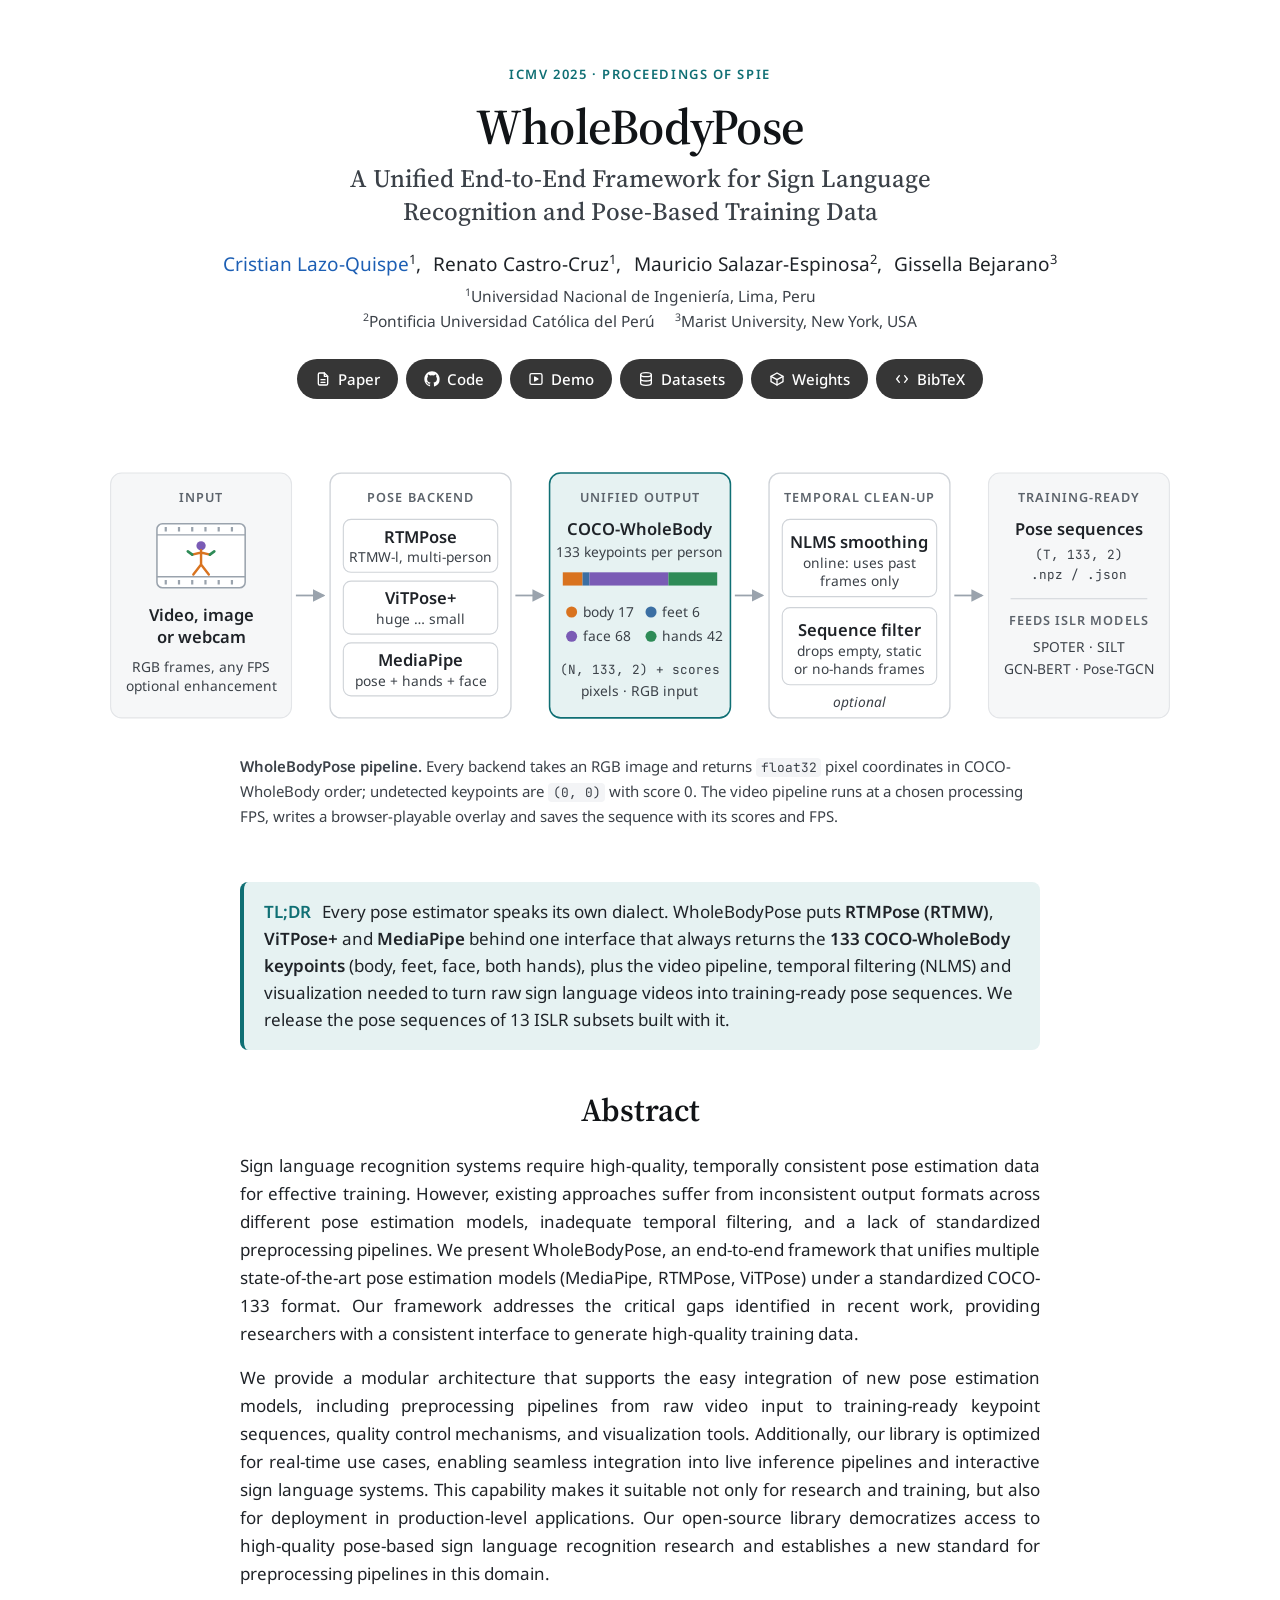
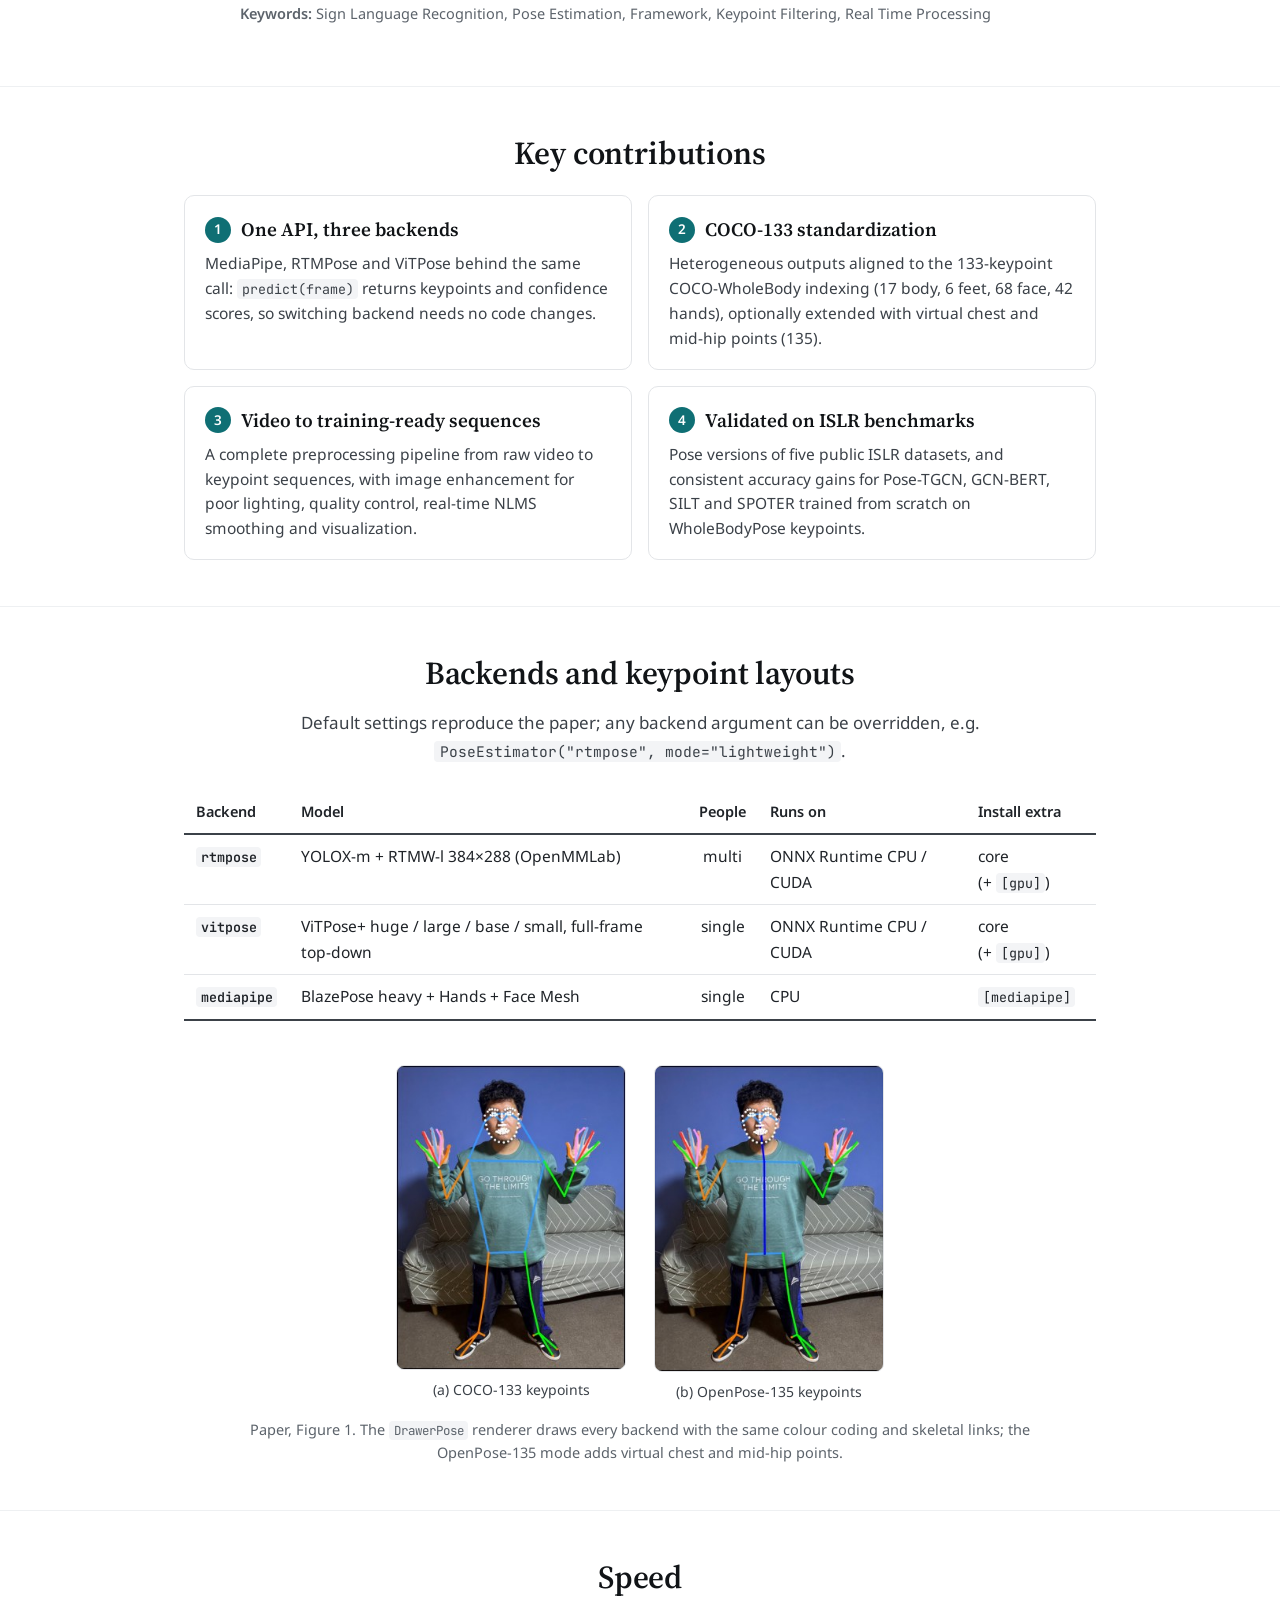
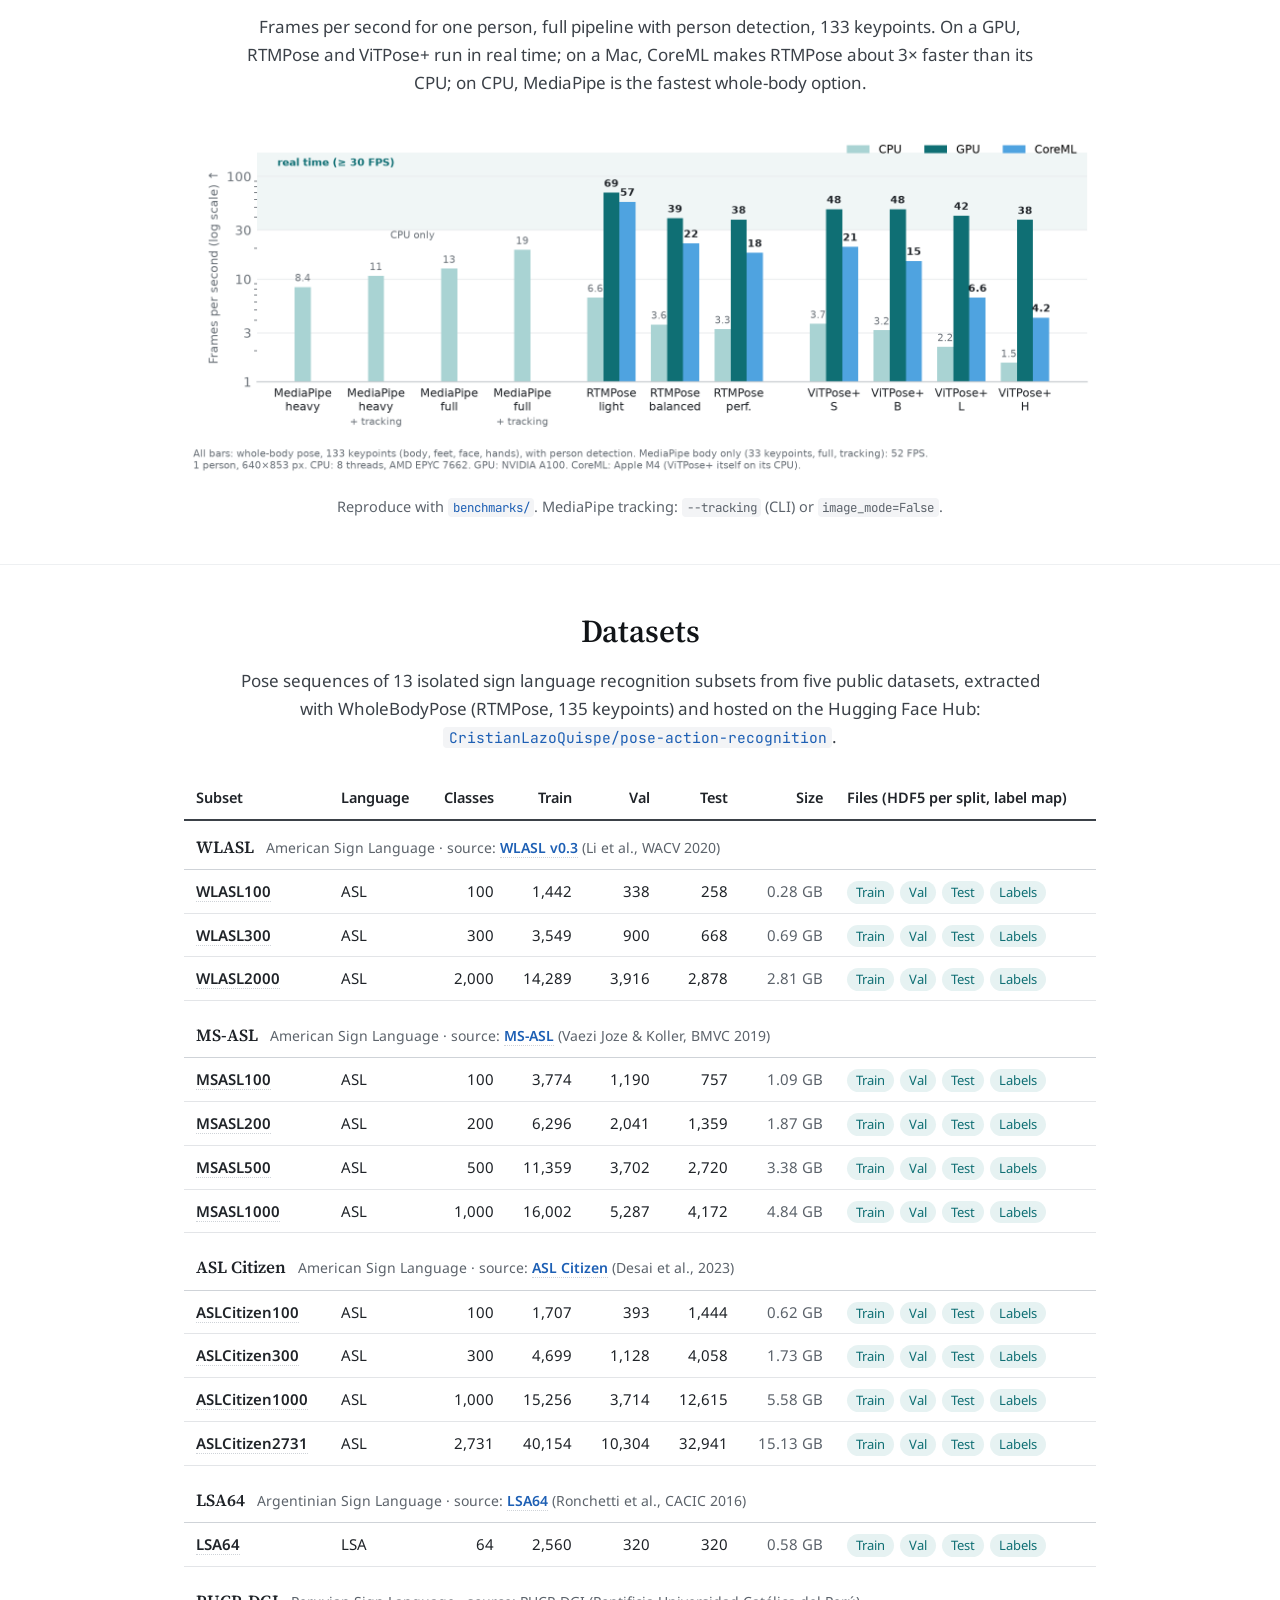
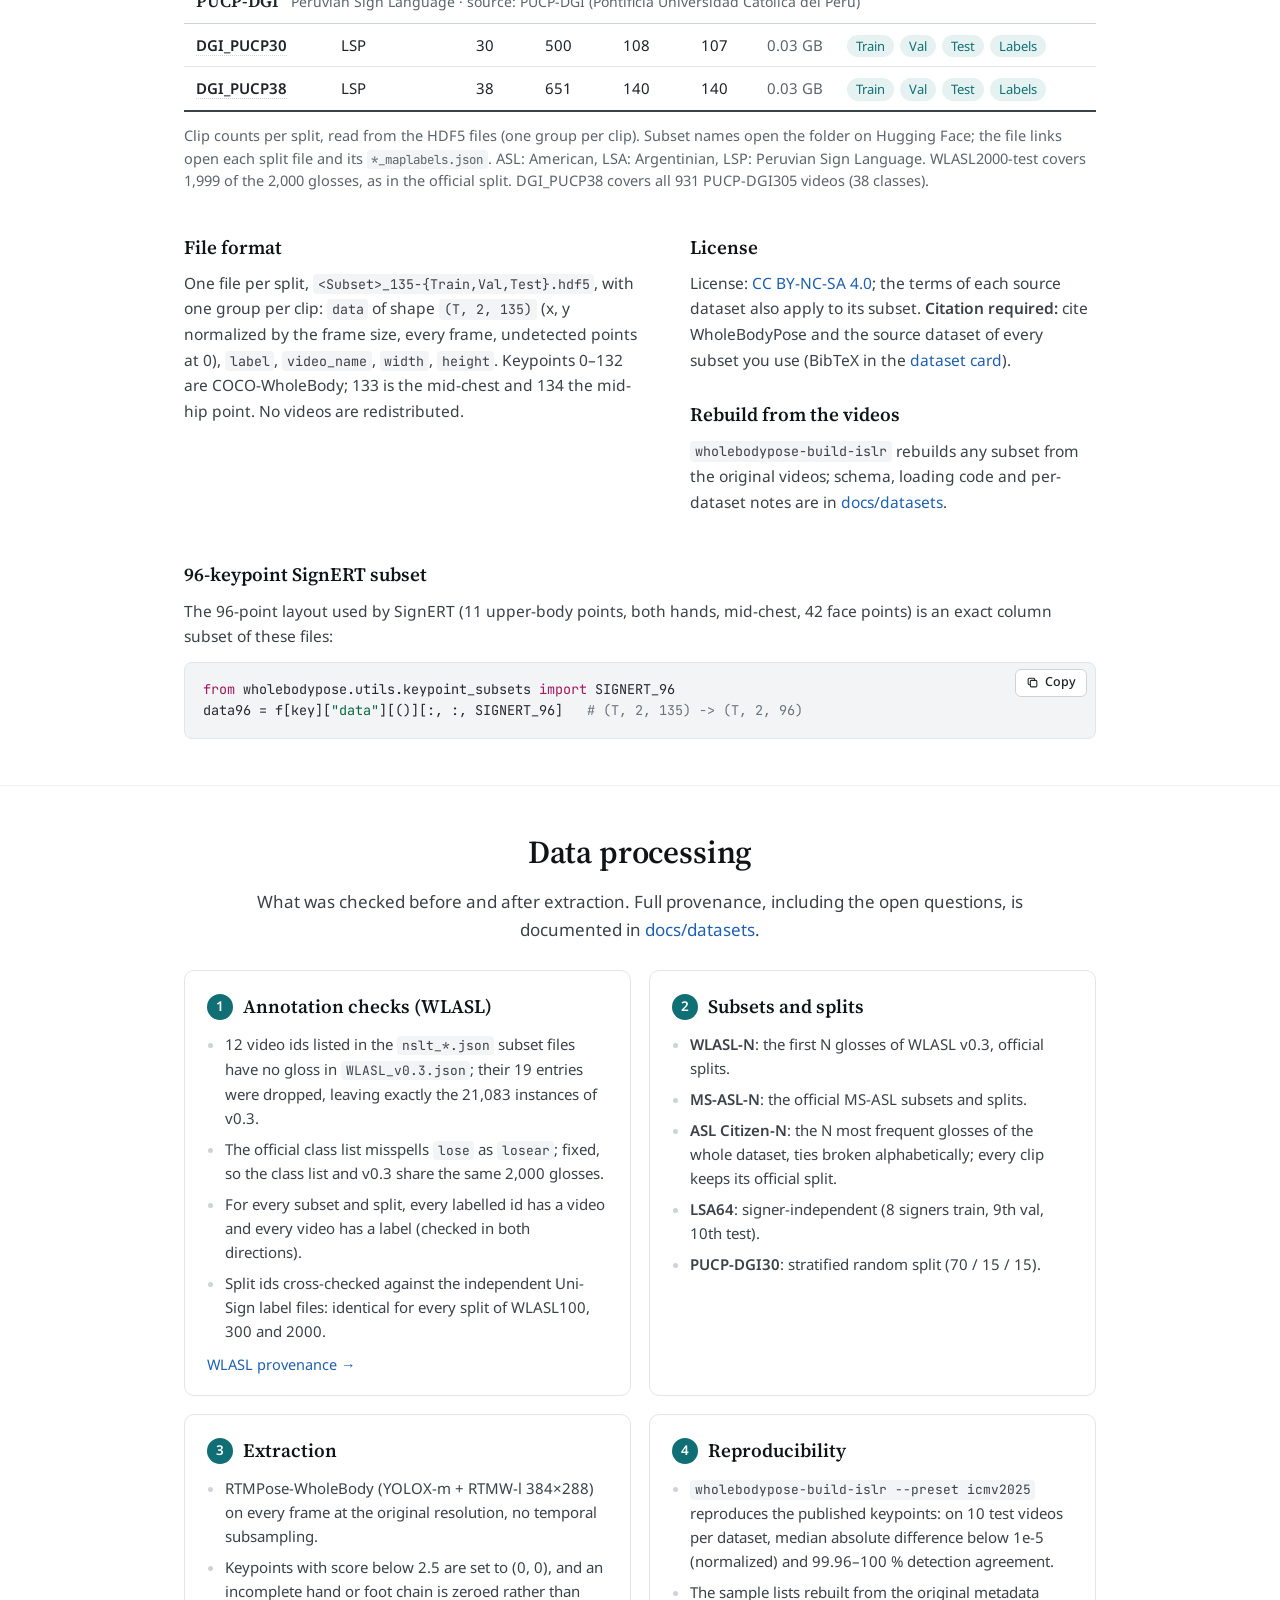
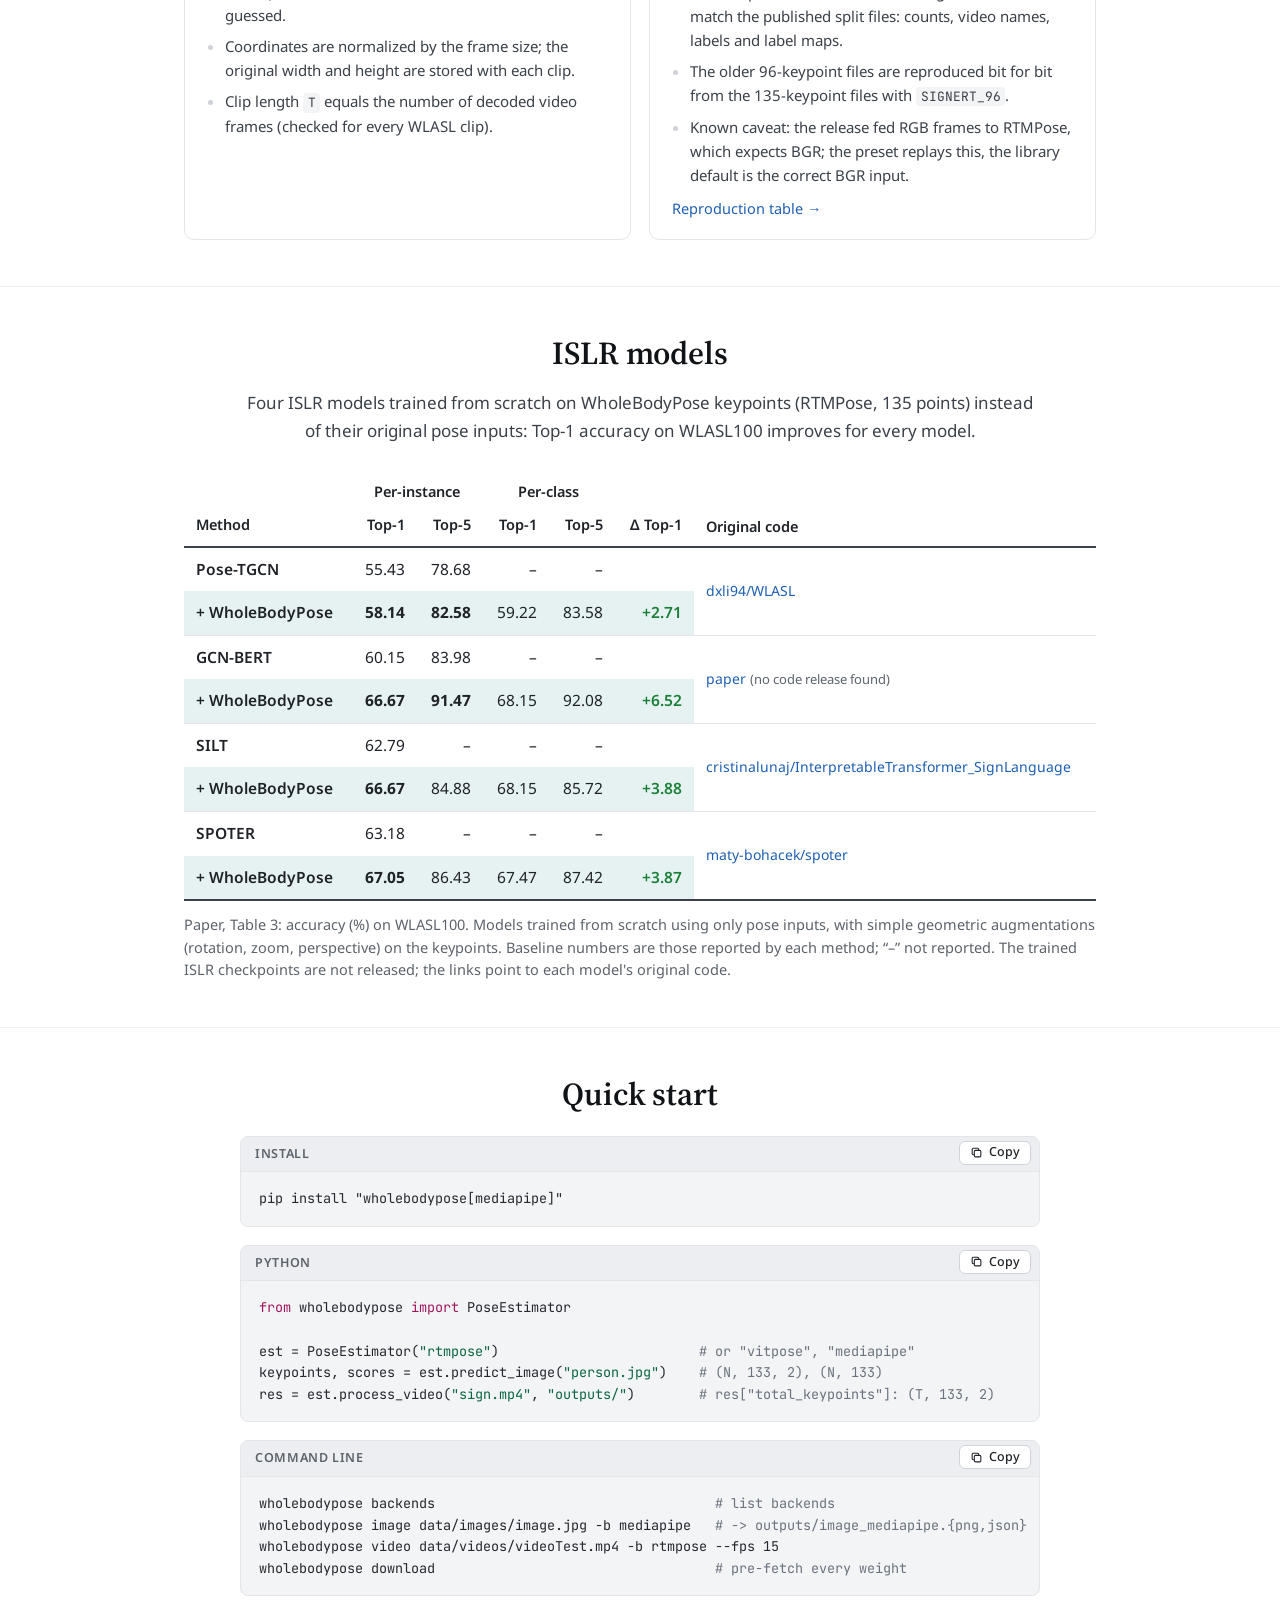
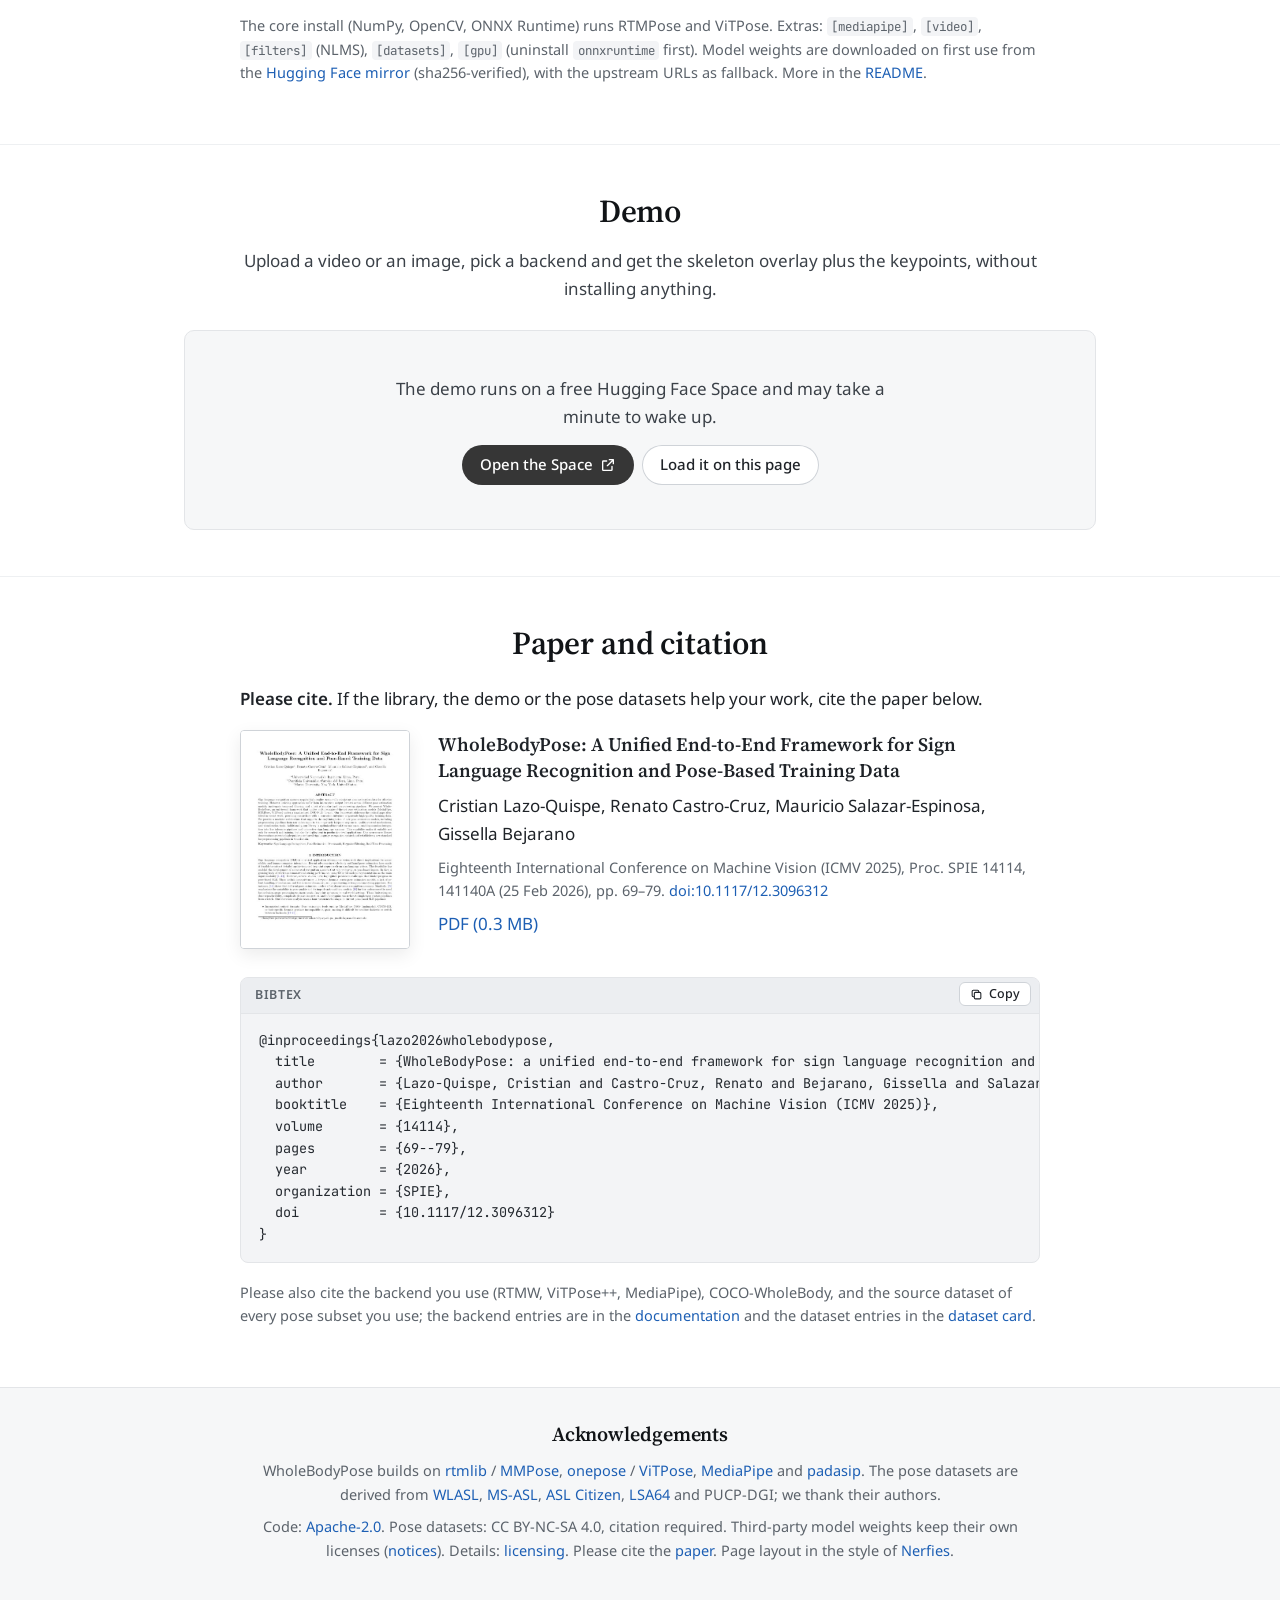
<file: website/index.html>
<!doctype html>
<!--
  Project page: "WholeBodyPose: A Unified End-to-End Framework for Sign Language Recognition and
  Pose-Based Training Data" (ICMV 2025, Proceedings of SPIE).
  Static HTML/CSS/vanilla JS, no build step. Preview: `python -m http.server -d website`.
  Every asset path is relative: the page is served under /WholebodyPoseEstimation/ on GitHub Pages.
-->
<html lang="en" class="no-js">
<head>
  <meta charset="utf-8">
  <meta name="viewport" content="width=device-width, initial-scale=1">
  <title>WholeBodyPose | ICMV 2025</title>
  <meta name="description" content="WholeBodyPose puts RTMPose, ViTPose+ and MediaPipe behind one interface that returns the 133 COCO-WholeBody keypoints, with video processing, NLMS temporal filtering and visualization to turn sign language videos into training-ready pose sequences. Pose datasets for 13 ISLR subsets. ICMV 2025.">
  <meta name="keywords" content="sign language recognition, whole-body pose estimation, COCO-WholeBody, RTMPose, ViTPose, MediaPipe, NLMS filtering, WLASL, MS-ASL, ASL Citizen, LSA64">
  <meta name="author" content="Cristian Lazo-Quispe, Renato Castro-Cruz, Mauricio Salazar-Espinosa, Gissella Bejarano">
  <meta name="theme-color" content="#ffffff">
  <link rel="canonical" href="https://cristianlazoquispe.github.io/WholebodyPoseEstimation/">
  <link rel="icon" href="static/images/favicon.svg" type="image/svg+xml">
  <link rel="icon" href="static/images/favicon-32.png" sizes="32x32" type="image/png">
  <link rel="apple-touch-icon" href="static/images/apple-touch-icon.png">

  <!-- Google Scholar (Highwire Press tags) -->
  <meta name="citation_title" content="WholeBodyPose: A Unified End-to-End Framework for Sign Language Recognition and Pose-Based Training Data">
  <meta name="citation_author" content="Lazo-Quispe, Cristian">
  <meta name="citation_author" content="Castro-Cruz, Renato">
  <meta name="citation_author" content="Bejarano, Gissella">
  <meta name="citation_author" content="Salazar-Espinosa, Mauricio">
  <meta name="citation_publication_date" content="2026/02/25">
  <meta name="citation_conference_title" content="Eighteenth International Conference on Machine Vision (ICMV 2025)">
  <meta name="citation_publisher" content="SPIE">
  <meta name="citation_volume" content="14114">
  <meta name="citation_firstpage" content="69">
  <meta name="citation_lastpage" content="79">
  <meta name="citation_doi" content="10.1117/12.3096312">
  <meta name="citation_pdf_url" content="https://cristianlazoquispe.github.io/WholebodyPoseEstimation/static/paper/WholeBodyPose_ICMV2025.pdf">
  <meta name="citation_abstract_html_url" content="https://cristianlazoquispe.github.io/WholebodyPoseEstimation/">
  <link rel="sitemap" type="application/xml" href="sitemap.xml">

  <!-- schema.org: the paper, the library and the pose datasets -->
  <script type="application/ld+json">
{
  "@context": "https://schema.org",
  "@graph": [
    {
      "@type": "ScholarlyArticle",
      "@id": "https://cristianlazoquispe.github.io/WholebodyPoseEstimation/#paper",
      "headline": "WholeBodyPose: A Unified End-to-End Framework for Sign Language Recognition and Pose-Based Training Data",
      "name": "WholeBodyPose: A Unified End-to-End Framework for Sign Language Recognition and Pose-Based Training Data",
      "author": [
        {
          "@type": "Person",
          "givenName": "Cristian",
          "familyName": "Lazo-Quispe",
          "name": "Cristian Lazo-Quispe",
          "affiliation": {
            "@type": "Organization",
            "name": "Universidad Nacional de Ingeniería"
          },
          "url": "https://github.com/CristianLazoQuispe"
        },
        {
          "@type": "Person",
          "givenName": "Renato",
          "familyName": "Castro-Cruz",
          "name": "Renato Castro-Cruz",
          "affiliation": {
            "@type": "Organization",
            "name": "Universidad Nacional de Ingeniería"
          }
        },
        {
          "@type": "Person",
          "givenName": "Gissella",
          "familyName": "Bejarano",
          "name": "Gissella Bejarano",
          "affiliation": {
            "@type": "Organization",
            "name": "Marist University"
          }
        },
        {
          "@type": "Person",
          "givenName": "Mauricio",
          "familyName": "Salazar-Espinosa",
          "name": "Mauricio Salazar-Espinosa",
          "affiliation": {
            "@type": "Organization",
            "name": "Pontificia Universidad Católica del Perú"
          }
        }
      ],
      "datePublished": "2026-02-25",
      "identifier": {
        "@type": "PropertyValue",
        "propertyID": "DOI",
        "value": "10.1117/12.3096312"
      },
      "sameAs": "https://doi.org/10.1117/12.3096312",
      "url": "https://cristianlazoquispe.github.io/WholebodyPoseEstimation/",
      "encoding": {
        "@type": "MediaObject",
        "contentUrl": "https://cristianlazoquispe.github.io/WholebodyPoseEstimation/static/paper/WholeBodyPose_ICMV2025.pdf",
        "encodingFormat": "application/pdf"
      },
      "pagination": "69-79",
      "isPartOf": {
        "@type": "PublicationVolume",
        "volumeNumber": "14114",
        "name": "Eighteenth International Conference on Machine Vision (ICMV 2025)",
        "isPartOf": {
          "@type": "Periodical",
          "name": "Proceedings of SPIE"
        }
      },
      "publisher": {
        "@type": "Organization",
        "name": "SPIE"
      },
      "keywords": "sign language recognition, whole-body pose estimation, COCO-WholeBody, RTMPose, ViTPose, MediaPipe, NLMS filtering"
    },
    {
      "@type": "SoftwareSourceCode",
      "@id": "https://cristianlazoquispe.github.io/WholebodyPoseEstimation/#software",
      "name": "WholeBodyPose",
      "description": "Python library that puts RTMPose (RTMW), ViTPose+ and MediaPipe behind one interface returning the 133 COCO-WholeBody keypoints, with video processing, NLMS temporal filtering and visualization for sign language recognition.",
      "codeRepository": "https://github.com/CristianLazoQuispe/WholebodyPoseEstimation",
      "url": "https://cristianlazoquispe.github.io/WholebodyPoseEstimation/",
      "programmingLanguage": "Python",
      "runtimePlatform": "Python 3.10-3.13",
      "license": "https://www.apache.org/licenses/LICENSE-2.0",
      "author": [
        {
          "@type": "Person",
          "givenName": "Cristian",
          "familyName": "Lazo-Quispe",
          "name": "Cristian Lazo-Quispe",
          "affiliation": {
            "@type": "Organization",
            "name": "Universidad Nacional de Ingeniería"
          },
          "url": "https://github.com/CristianLazoQuispe"
        },
        {
          "@type": "Person",
          "givenName": "Renato",
          "familyName": "Castro-Cruz",
          "name": "Renato Castro-Cruz",
          "affiliation": {
            "@type": "Organization",
            "name": "Universidad Nacional de Ingeniería"
          }
        },
        {
          "@type": "Person",
          "givenName": "Mauricio",
          "familyName": "Salazar-Espinosa",
          "name": "Mauricio Salazar-Espinosa",
          "affiliation": {
            "@type": "Organization",
            "name": "Pontificia Universidad Católica del Perú"
          }
        },
        {
          "@type": "Person",
          "givenName": "Gissella",
          "familyName": "Bejarano",
          "name": "Gissella Bejarano",
          "affiliation": {
            "@type": "Organization",
            "name": "Marist University"
          }
        }
      ],
      "citation": {
        "@id": "https://cristianlazoquispe.github.io/WholebodyPoseEstimation/#paper"
      },
      "keywords": "pose estimation, whole-body, COCO-WholeBody, sign language, RTMPose, ViTPose, MediaPipe"
    },
    {
      "@type": "Dataset",
      "@id": "https://cristianlazoquispe.github.io/WholebodyPoseEstimation/#dataset",
      "name": "Pose-Based Action Recognition (135 keypoints): pose datasets of WholeBodyPose",
      "alternateName": "pose-action-recognition",
      "description": "2D whole-body pose sequences for isolated sign language recognition: 14 subsets (42 split files) extracted with WholeBodyPose (RTMPose, 135 keypoints: COCO-WholeBody 133 plus neck and pelvis) from five public video datasets, WLASL, MS-ASL, ASL Citizen, LSA64 and PUCP-DGI, stored as HDF5 with one group per clip. License CC BY-NC-SA 4.0; citing WholeBodyPose and the source dataset is required.",
      "url": "https://huggingface.co/datasets/CristianLazoQuispe/pose-action-recognition",
      "sameAs": "https://cristianlazoquispe.github.io/WholebodyPoseEstimation/#datasets",
      "license": "https://creativecommons.org/licenses/by-nc-sa/4.0/",
      "conditionsOfAccess": "CC BY-NC-SA 4.0; source dataset terms also apply. Cite WholeBodyPose (doi:10.1117/12.3096312) and the source dataset of every subset used.",
      "isAccessibleForFree": true,
      "creator": [
        {
          "@type": "Person",
          "givenName": "Cristian",
          "familyName": "Lazo-Quispe",
          "name": "Cristian Lazo-Quispe",
          "affiliation": {
            "@type": "Organization",
            "name": "Universidad Nacional de Ingeniería"
          },
          "url": "https://github.com/CristianLazoQuispe"
        },
        {
          "@type": "Person",
          "givenName": "Renato",
          "familyName": "Castro-Cruz",
          "name": "Renato Castro-Cruz",
          "affiliation": {
            "@type": "Organization",
            "name": "Universidad Nacional de Ingeniería"
          }
        },
        {
          "@type": "Person",
          "givenName": "Mauricio",
          "familyName": "Salazar-Espinosa",
          "name": "Mauricio Salazar-Espinosa",
          "affiliation": {
            "@type": "Organization",
            "name": "Pontificia Universidad Católica del Perú"
          }
        },
        {
          "@type": "Person",
          "givenName": "Gissella",
          "familyName": "Bejarano",
          "name": "Gissella Bejarano",
          "affiliation": {
            "@type": "Organization",
            "name": "Marist University"
          }
        }
      ],
      "citation": [
        "https://doi.org/10.1117/12.3096312",
        "Li et al., Word-level Deep Sign Language Recognition from Video: A New Large-scale Dataset and Methods Comparison, WACV 2020",
        "Vaezi Joze and Koller, MS-ASL: A Large-Scale Data Set and Benchmark for Understanding American Sign Language, BMVC 2019",
        "Desai et al., ASL Citizen: A Community-Sourced Dataset for Advancing Isolated Sign Language Recognition, NeurIPS 2023 Datasets and Benchmarks, https://doi.org/10.52202/075280-3360",
        "Ronchetti et al., LSA64: A Dataset of Argentinian Sign Language, CACIC 2016",
        "Bejarano et al., PeruSIL: A Framework to Build a Continuous Peruvian Sign Language Interpretation Dataset, sign-lang@LREC 2022"
      ],
      "isBasedOn": [
        "https://github.com/dxli94/WLASL",
        "https://www.microsoft.com/en-us/research/project/ms-asl/",
        "https://www.microsoft.com/en-us/research/project/asl-citizen/",
        "https://facundoq.github.io/datasets/lsa64/",
        {
          "@type": "Dataset",
          "name": "PUCP-DGI305 Peruvian Sign Language recordings",
          "creator": {
            "@type": "Organization",
            "name": "Pontificia Universidad Católica del Perú"
          }
        }
      ],
      "keywords": [
        "sign language recognition",
        "isolated sign language recognition",
        "pose estimation",
        "whole-body keypoints",
        "COCO-WholeBody",
        "skeleton",
        "HDF5",
        "WLASL",
        "MS-ASL",
        "ASL Citizen",
        "LSA64",
        "PUCP-DGI",
        "American Sign Language",
        "Argentinian Sign Language",
        "Peruvian Sign Language"
      ],
      "variableMeasured": [
        {
          "@type": "PropertyValue",
          "name": "data",
          "description": "x and y of 135 keypoints per frame, shape (T, 2, 135), normalized by the frame width and height; undetected points are (0, 0)"
        },
        {
          "@type": "PropertyValue",
          "name": "label",
          "description": "sign gloss of the clip"
        },
        {
          "@type": "PropertyValue",
          "name": "video_name",
          "description": "source clip in the original dataset"
        },
        {
          "@type": "PropertyValue",
          "name": "width, height",
          "description": "frame size of the source video in pixels",
          "unitText": "pixel"
        }
      ],
      "measurementTechnique": "2D whole-body pose estimation with WholeBodyPose (RTMPose / RTMW backend)",
      "inLanguage": [
        "en",
        "es"
      ],
      "encodingFormat": "application/x-hdf5",
      "distribution": [
        {
          "@type": "DataDownload",
          "name": "WLASL100",
          "encodingFormat": "application/x-hdf5",
          "contentUrl": "https://huggingface.co/datasets/CristianLazoQuispe/pose-action-recognition/tree/main/ISLR/WLASL/WLASL100"
        },
        {
          "@type": "DataDownload",
          "name": "WLASL300",
          "encodingFormat": "application/x-hdf5",
          "contentUrl": "https://huggingface.co/datasets/CristianLazoQuispe/pose-action-recognition/tree/main/ISLR/WLASL/WLASL300"
        },
        {
          "@type": "DataDownload",
          "name": "WLASL2000",
          "encodingFormat": "application/x-hdf5",
          "contentUrl": "https://huggingface.co/datasets/CristianLazoQuispe/pose-action-recognition/tree/main/ISLR/WLASL/WLASL2000"
        },
        {
          "@type": "DataDownload",
          "name": "MSASL100",
          "encodingFormat": "application/x-hdf5",
          "contentUrl": "https://huggingface.co/datasets/CristianLazoQuispe/pose-action-recognition/tree/main/ISLR/MSASL/MSASL100"
        },
        {
          "@type": "DataDownload",
          "name": "MSASL200",
          "encodingFormat": "application/x-hdf5",
          "contentUrl": "https://huggingface.co/datasets/CristianLazoQuispe/pose-action-recognition/tree/main/ISLR/MSASL/MSASL200"
        },
        {
          "@type": "DataDownload",
          "name": "MSASL500",
          "encodingFormat": "application/x-hdf5",
          "contentUrl": "https://huggingface.co/datasets/CristianLazoQuispe/pose-action-recognition/tree/main/ISLR/MSASL/MSASL500"
        },
        {
          "@type": "DataDownload",
          "name": "MSASL1000",
          "encodingFormat": "application/x-hdf5",
          "contentUrl": "https://huggingface.co/datasets/CristianLazoQuispe/pose-action-recognition/tree/main/ISLR/MSASL/MSASL1000"
        },
        {
          "@type": "DataDownload",
          "name": "ASLCitizen100",
          "encodingFormat": "application/x-hdf5",
          "contentUrl": "https://huggingface.co/datasets/CristianLazoQuispe/pose-action-recognition/tree/main/ISLR/ASLCITIZEN/ASLCitizen100"
        },
        {
          "@type": "DataDownload",
          "name": "ASLCitizen300",
          "encodingFormat": "application/x-hdf5",
          "contentUrl": "https://huggingface.co/datasets/CristianLazoQuispe/pose-action-recognition/tree/main/ISLR/ASLCITIZEN/ASLCitizen300"
        },
        {
          "@type": "DataDownload",
          "name": "ASLCitizen1000",
          "encodingFormat": "application/x-hdf5",
          "contentUrl": "https://huggingface.co/datasets/CristianLazoQuispe/pose-action-recognition/tree/main/ISLR/ASLCITIZEN/ASLCitizen1000"
        },
        {
          "@type": "DataDownload",
          "name": "ASLCitizen2731",
          "encodingFormat": "application/x-hdf5",
          "contentUrl": "https://huggingface.co/datasets/CristianLazoQuispe/pose-action-recognition/tree/main/ISLR/ASLCITIZEN/ASLCitizen2731"
        },
        {
          "@type": "DataDownload",
          "name": "LSA64",
          "encodingFormat": "application/x-hdf5",
          "contentUrl": "https://huggingface.co/datasets/CristianLazoQuispe/pose-action-recognition/tree/main/ISLR/LSA64"
        },
        {
          "@type": "DataDownload",
          "name": "DGI_PUCP30",
          "encodingFormat": "application/x-hdf5",
          "contentUrl": "https://huggingface.co/datasets/CristianLazoQuispe/pose-action-recognition/tree/main/ISLR/DGI_PUCP30"
        }
      ],
      "includedInDataCatalog": {
        "@type": "DataCatalog",
        "name": "Hugging Face Hub",
        "url": "https://huggingface.co/datasets"
      }
    }
  ]
}
  </script>

  <meta property="og:type" content="website">
  <meta property="og:site_name" content="WholeBodyPose">
  <meta property="og:title" content="WholeBodyPose: A Unified End-to-End Framework for Sign Language Recognition and Pose-Based Training Data">
  <meta property="og:description" content="RTMPose, ViTPose+ and MediaPipe behind one API that returns 133 COCO-WholeBody keypoints, plus the video pipeline and NLMS filtering for training-ready pose sequences. ICMV 2025 (SPIE).">
  <meta property="og:url" content="https://cristianlazoquispe.github.io/WholebodyPoseEstimation/">
  <meta property="og:image" content="https://cristianlazoquispe.github.io/WholebodyPoseEstimation/static/images/og.png?v=2">
  <meta property="og:image:width" content="1200">
  <meta property="og:image:height" content="630">
  <meta property="og:image:alt" content="WholeBodyPose: stick-figure skeleton with face and hand keypoints.">
  <meta name="twitter:card" content="summary_large_image">
  <meta name="twitter:title" content="WholeBodyPose (ICMV 2025)">
  <meta name="twitter:description" content="One API, three pose backends, 133 COCO-WholeBody keypoints: training-ready pose sequences for sign language recognition.">
  <meta name="twitter:image" content="https://cristianlazoquispe.github.io/WholebodyPoseEstimation/static/images/og.png?v=2">

  <script>document.documentElement.classList.remove('no-js');</script>
  <link rel="preconnect" href="https://fonts.googleapis.com">
  <link rel="preconnect" href="https://fonts.gstatic.com" crossorigin>
  <link rel="stylesheet" href="https://fonts.googleapis.com/css2?family=Noto+Sans:ital,wght@0,400;0,500;0,600;0,700;1,400&family=Source+Serif+4:opsz,wght@8..60,500;8..60,600&family=JetBrains+Mono:wght@400;500&display=swap">
  <link rel="stylesheet" href="static/css/style.css">
  <script defer src="static/js/main.js"></script>
</head>
<body>
<a class="skip" href="#overview">Skip to content</a>

<svg width="0" height="0" style="position:absolute" aria-hidden="true" focusable="false">
  <symbol id="i-paper" viewBox="0 0 24 24"><g fill="none" stroke="currentColor" stroke-width="2" stroke-linecap="round" stroke-linejoin="round"><path d="M14 3H7a2 2 0 0 0-2 2v14a2 2 0 0 0 2 2h10a2 2 0 0 0 2-2V8z"/><path d="M14 3v5h5M9 13h6M9 17h6"/></g></symbol>
  <symbol id="i-github" viewBox="0 0 24 24"><path fill="currentColor" d="M12 .5C5.73.5.5 5.74.5 12.02c0 5.1 3.29 9.41 7.86 10.94.58.1.79-.25.79-.56v-1.97c-3.2.7-3.87-1.37-3.87-1.37-.52-1.33-1.28-1.69-1.28-1.69-1.05-.72.08-.7.08-.7 1.16.08 1.77 1.19 1.77 1.19 1.03 1.77 2.7 1.26 3.36.96.1-.75.4-1.26.73-1.55-2.56-.29-5.25-1.28-5.25-5.7 0-1.26.45-2.29 1.19-3.1-.12-.29-.52-1.47.11-3.06 0 0 .97-.31 3.17 1.18a11 11 0 0 1 5.77 0c2.2-1.49 3.17-1.18 3.17-1.18.63 1.59.23 2.77.11 3.06.74.81 1.19 1.84 1.19 3.1 0 4.43-2.7 5.4-5.27 5.69.41.36.78 1.06.78 2.14v3.17c0 .31.21.67.8.56A11.53 11.53 0 0 0 23.5 12.02C23.5 5.74 18.27.5 12 .5Z"/></symbol>
  <symbol id="i-quote" viewBox="0 0 24 24"><g fill="none" stroke="currentColor" stroke-width="2" stroke-linecap="round" stroke-linejoin="round"><path d="M8 7l-4 5 4 5M16 7l4 5-4 5"/></g></symbol>
  <symbol id="i-copy" viewBox="0 0 24 24"><g fill="none" stroke="currentColor" stroke-width="2" stroke-linejoin="round"><rect x="8" y="8" width="12" height="12" rx="2"/><path d="M16 8V6a2 2 0 0 0-2-2H6a2 2 0 0 0-2 2v8a2 2 0 0 0 2 2h2"/></g></symbol>
  <symbol id="i-ext" viewBox="0 0 24 24"><g fill="none" stroke="currentColor" stroke-width="2" stroke-linecap="round" stroke-linejoin="round"><path d="M14 4h6v6M20 4l-9 9M18 14v5a1 1 0 0 1-1 1H5a1 1 0 0 1-1-1V7a1 1 0 0 1 1-1h5"/></g></symbol>
  <symbol id="i-db" viewBox="0 0 24 24"><g fill="none" stroke="currentColor" stroke-width="2" stroke-linecap="round" stroke-linejoin="round"><ellipse cx="12" cy="5.5" rx="8" ry="3"/><path d="M4 5.5v13c0 1.7 3.6 3 8 3s8-1.3 8-3v-13M4 12c0 1.7 3.6 3 8 3s8-1.3 8-3"/></g></symbol>
  <symbol id="i-play" viewBox="0 0 24 24"><g fill="none" stroke="currentColor" stroke-width="2" stroke-linejoin="round"><rect x="3" y="4" width="18" height="16" rx="2.5"/><path d="M10 9v6l5-3z" fill="currentColor"/></g></symbol>
  <symbol id="i-box" viewBox="0 0 24 24"><g fill="none" stroke="currentColor" stroke-width="2" stroke-linecap="round" stroke-linejoin="round"><path d="M21 8l-9-5-9 5v8l9 5 9-5z"/><path d="M3 8l9 5 9-5M12 13v8"/></g></symbol>
</svg>

<main id="top">
<!-- ======================= HEADER ======================= -->
<header class="hero">
  <div class="container">
    <p class="venue">ICMV 2025 · Proceedings of SPIE</p>
    <h1 class="title">WholeBodyPose</h1>
    <p class="subtitle">A Unified End-to-End Framework for Sign Language Recognition and Pose-Based Training Data</p>
    <p class="authors">
      <span class="author"><a href="https://github.com/CristianLazoQuispe">Cristian Lazo-Quispe</a><sup>1</sup>,</span>
      <span class="author">Renato Castro-Cruz<sup>1</sup>,</span>
      <span class="author">Mauricio Salazar-Espinosa<sup>2</sup>,</span>
      <span class="author">Gissella Bejarano<sup>3</sup></span>
    </p>
    <p class="affils">
      <span><sup>1</sup>Universidad Nacional de Ingeniería, Lima, Peru</span>
      <span><sup>2</sup>Pontificia Universidad Católica del Perú</span>
      <span><sup>3</sup>Marist University, New York, USA</span>
    </p>

    <nav class="links" aria-label="Paper resources">
      <a class="btn" href="static/paper/WholeBodyPose_ICMV2025.pdf"><svg aria-hidden="true"><use href="#i-paper"/></svg>Paper</a>
      <a class="btn" href="https://github.com/CristianLazoQuispe/WholebodyPoseEstimation"><svg aria-hidden="true"><use href="#i-github"/></svg>Code</a>
      <a class="btn" href="https://huggingface.co/spaces/CristianLazoQuispe/WholeBodyPoseDemo"><svg aria-hidden="true"><use href="#i-play"/></svg>Demo</a>
      <a class="btn" href="#datasets"><svg aria-hidden="true"><use href="#i-db"/></svg>Datasets</a>
      <a class="btn" href="https://huggingface.co/CristianLazoQuispe/wholebodypose-weights"><svg aria-hidden="true"><use href="#i-box"/></svg>Weights</a>
      <a class="btn" href="#bibtex"><svg aria-hidden="true"><use href="#i-quote"/></svg>BibTeX</a>
    </nav>
  </div>
</header>

<!-- ======================= HERO FIGURE: PIPELINE ======================= -->
<section class="hero-fig" id="pipeline" aria-label="Pipeline overview">
  <div class="container wide">
    <figure class="fig">
      <svg class="pipe-svg pipe-wide" viewBox="-6 0 972 262" role="img" aria-labelledby="pipeTitle pipeDesc">
        <title id="pipeTitle">WholeBodyPose pipeline</title>
        <desc id="pipeDesc">Five stages from left to right: input video, image or webcam frames; a pose backend (RTMPose, ViTPose+ or MediaPipe); the unified COCO-WholeBody output of 133 keypoints per person (17 body, 6 feet, 68 face, 42 hands); temporal clean-up with NLMS smoothing and a sequence filter; and training-ready pose sequences of shape T by 133 by 2, saved as npz or json, which feed ISLR models such as SPOTER, SILT, GCN-BERT and Pose-TGCN.</desc>
        <defs>
          <marker id="ah" viewBox="0 0 10 10" refX="8.5" refY="5" markerWidth="7" markerHeight="7" orient="auto-start-reverse"><path class="arrow-head" d="M0 0L10 5L0 10z"/></marker>
        </defs>
        <!-- 1 input -->
        <rect class="box-soft" x="0" y="20" width="164" height="222" rx="10"/>
        <text class="t-head" x="82" y="46" text-anchor="middle">Input</text>
        <g transform="translate(42 66)" aria-hidden="true">
          <rect x="0" y="0" width="80" height="58" rx="5" fill="#fff" stroke="#9aa3ad" stroke-width="1.4"/>
          <path d="M0 10h80M0 48h80" stroke="#9aa3ad" stroke-width="1.2"/>
          <path d="M8 3v4M20 3v4M32 3v4M44 3v4M56 3v4M68 3v4M8 51v4M20 51v4M32 51v4M44 51v4M56 51v4M68 51v4" stroke="#9aa3ad" stroke-width="2"/>
          <circle cx="40" cy="20" r="4.2" fill="var(--k-face)"/>
          <path d="M40 24v13M40 37l-7 9M40 37l7 9M32 28l8-2 8 2" stroke="var(--k-body)" stroke-width="2.2" fill="none" stroke-linecap="round"/>
          <path d="M28 25l4 3M52 25l-4 3" stroke="var(--k-hand)" stroke-width="2.4" stroke-linecap="round"/>
        </g>
        <text class="t-main" x="82" y="154" text-anchor="middle">Video, image</text>
        <text class="t-main" x="82" y="174" text-anchor="middle">or webcam</text>
        <text class="t-sub" x="82" y="200" text-anchor="middle">RGB frames, any FPS</text>
        <text class="t-sub" x="82" y="218" text-anchor="middle">optional enhancement</text>

        <path class="arrow" d="M168 131H193" marker-end="url(#ah)"/>

        <!-- 2 backend -->
        <rect class="box" x="199" y="20" width="164" height="222" rx="10"/>
        <text class="t-head" x="281" y="46" text-anchor="middle">Pose backend</text>
        <rect class="chip" x="211" y="62" width="140" height="48" rx="7"/>
        <text class="t-main" x="281" y="83" text-anchor="middle">RTMPose</text>
        <text class="t-sub" x="281" y="101" text-anchor="middle">RTMW-l, multi-person</text>
        <rect class="chip" x="211" y="118" width="140" height="48" rx="7"/>
        <text class="t-main" x="281" y="139" text-anchor="middle">ViTPose+</text>
        <text class="t-sub" x="281" y="157" text-anchor="middle">huge … small</text>
        <rect class="chip" x="211" y="174" width="140" height="48" rx="7"/>
        <text class="t-main" x="281" y="195" text-anchor="middle">MediaPipe</text>
        <text class="t-sub" x="281" y="213" text-anchor="middle">pose + hands + face</text>

        <path class="arrow" d="M367 131H392" marker-end="url(#ah)"/>

        <!-- 3 unified output -->
        <rect class="box-accent" x="398" y="20" width="164" height="222" rx="10"/>
        <text class="t-head" x="480" y="46" text-anchor="middle">Unified output</text>
        <text class="t-main" x="480" y="76" text-anchor="middle">COCO-WholeBody</text>
        <text class="t-sub" x="480" y="96" text-anchor="middle">133 keypoints per person</text>
        <g aria-hidden="true">
          <rect x="410" y="110" width="17.9" height="12" fill="var(--k-body)"/>
          <rect x="427.9" y="110" width="6.3" height="12" fill="var(--k-feet)"/>
          <rect x="434.2" y="110" width="71.6" height="12" fill="var(--k-face)"/>
          <rect x="505.8" y="110" width="44.2" height="12" fill="var(--k-hand)"/>
          <circle cx="418" cy="146" r="5" fill="var(--k-body)"/><text class="t-sub" x="428" y="150.5">body 17</text>
          <circle cx="490" cy="146" r="5" fill="var(--k-feet)"/><text class="t-sub" x="500" y="150.5">feet 6</text>
          <circle cx="418" cy="168" r="5" fill="var(--k-face)"/><text class="t-sub" x="428" y="172.5">face 68</text>
          <circle cx="490" cy="168" r="5" fill="var(--k-hand)"/><text class="t-sub" x="500" y="172.5">hands 42</text>
        </g>
        <text class="t-mono" x="480" y="202" text-anchor="middle">(N, 133, 2) + scores</text>
        <text class="t-sub" x="480" y="222" text-anchor="middle">pixels · RGB input</text>

        <path class="arrow" d="M566 131H591" marker-end="url(#ah)"/>

        <!-- 4 temporal cleanup -->
        <rect class="box" x="597" y="20" width="164" height="222" rx="10"/>
        <text class="t-head" x="679" y="46" text-anchor="middle">Temporal clean-up</text>
        <rect class="chip" x="609" y="62" width="140" height="70" rx="7"/>
        <text class="t-main" x="679" y="88" text-anchor="middle">NLMS smoothing</text>
        <text class="t-sub" x="679" y="106" text-anchor="middle">online: uses past</text>
        <text class="t-sub" x="679" y="122" text-anchor="middle">frames only</text>
        <rect class="chip" x="609" y="142" width="140" height="70" rx="7"/>
        <text class="t-main" x="679" y="168" text-anchor="middle">Sequence filter</text>
        <text class="t-sub" x="679" y="186" text-anchor="middle">drops empty, static</text>
        <text class="t-sub" x="679" y="202" text-anchor="middle">or no-hands frames</text>
        <text class="t-sub" x="679" y="232" text-anchor="middle" font-style="italic">optional</text>

        <path class="arrow" d="M765 131H790" marker-end="url(#ah)"/>

        <!-- 5 training-ready -->
        <rect class="box-soft" x="796" y="20" width="164" height="222" rx="10"/>
        <text class="t-head" x="878" y="46" text-anchor="middle">Training-ready</text>
        <text class="t-main" x="878" y="76" text-anchor="middle">Pose sequences</text>
        <text class="t-mono" x="878" y="98" text-anchor="middle">(T, 133, 2)</text>
        <text class="t-mono" x="878" y="116" text-anchor="middle">.npz / .json</text>
        <path d="M816 134H940" stroke="var(--line-2)" stroke-width="1"/>
        <text class="t-head" x="878" y="158" text-anchor="middle">feeds ISLR models</text>
        <text class="t-sub" x="878" y="182" text-anchor="middle">SPOTER · SILT</text>
        <text class="t-sub" x="878" y="202" text-anchor="middle">GCN-BERT · Pose-TGCN</text>
      </svg>

      <svg class="pipe-svg pipe-narrow" viewBox="0 0 360 590" role="img" aria-labelledby="pipeTitle2">
        <title id="pipeTitle2">WholeBodyPose pipeline: input frames, pose backend, COCO-WholeBody 133 keypoints, temporal clean-up, training-ready pose sequences.</title>
        <defs>
          <marker id="ah2" viewBox="0 0 10 10" refX="8.5" refY="5" markerWidth="7" markerHeight="7" orient="auto-start-reverse"><path class="arrow-head" d="M0 0L10 5L0 10z"/></marker>
        </defs>
        <rect class="box-soft" x="4" y="4" width="352" height="86" rx="10"/>
        <text class="t-head" x="20" y="28">1 · Input</text>
        <text class="t-main" x="20" y="52">Video, image or webcam</text>
        <text class="t-sub" x="20" y="72">RGB frames, any FPS · optional enhancement</text>
        <path class="arrow" d="M180 92V112" marker-end="url(#ah2)"/>

        <rect class="box" x="4" y="118" width="352" height="104" rx="10"/>
        <text class="t-head" x="20" y="142">2 · Pose backend</text>
        <rect class="chip" x="16" y="154" width="104" height="54" rx="7"/>
        <text class="t-main" x="68" y="177" text-anchor="middle">RTMPose</text>
        <text class="t-sub" x="68" y="196" text-anchor="middle">RTMW-l</text>
        <rect class="chip" x="128" y="154" width="104" height="54" rx="7"/>
        <text class="t-main" x="180" y="177" text-anchor="middle">ViTPose+</text>
        <text class="t-sub" x="180" y="196" text-anchor="middle">huge … small</text>
        <rect class="chip" x="240" y="154" width="104" height="54" rx="7"/>
        <text class="t-main" x="292" y="177" text-anchor="middle">MediaPipe</text>
        <text class="t-sub" x="292" y="196" text-anchor="middle" style="font-size:11.5px">pose+hands+face</text>
        <path class="arrow" d="M180 224V244" marker-end="url(#ah2)"/>

        <rect class="box-accent" x="4" y="250" width="352" height="112" rx="10"/>
        <text class="t-head" x="20" y="274">3 · Unified output</text>
        <text class="t-main" x="20" y="298">COCO-WholeBody, 133 keypoints</text>
        <g aria-hidden="true">
          <rect x="20" y="310" width="41" height="11" fill="var(--k-body)"/>
          <rect x="61" y="310" width="14.5" height="11" fill="var(--k-feet)"/>
          <rect x="75.5" y="310" width="164" height="11" fill="var(--k-face)"/>
          <rect x="239.5" y="310" width="101" height="11" fill="var(--k-hand)"/>
        </g>
        <text class="t-sub" x="20" y="343">body 17 · feet 6 · face 68 · hands 42</text>
        <text class="t-mono" x="340" y="343" text-anchor="end">(N, 133, 2)</text>
        <path class="arrow" d="M180 364V384" marker-end="url(#ah2)"/>

        <rect class="box" x="4" y="390" width="352" height="86" rx="10"/>
        <text class="t-head" x="20" y="414">4 · Temporal clean-up (optional)</text>
        <text class="t-main" x="20" y="438">NLMS smoothing · sequence filter</text>
        <text class="t-sub" x="20" y="458">online, past frames only · drop empty/static frames</text>
        <path class="arrow" d="M180 478V498" marker-end="url(#ah2)"/>

        <rect class="box-soft" x="4" y="504" width="352" height="82" rx="10"/>
        <text class="t-head" x="20" y="528">5 · Training-ready</text>
        <text class="t-main" x="20" y="552">Pose sequences <tspan class="t-mono">(T, 133, 2)</tspan></text>
        <text class="t-sub" x="20" y="572">.npz / .json → SPOTER, SILT, GCN-BERT, Pose-TGCN</text>
      </svg>
      <figcaption><b>WholeBodyPose pipeline.</b> Every backend takes an RGB image and returns <code>float32</code> pixel coordinates in COCO-WholeBody order; undetected keypoints are <code>(0, 0)</code> with score 0. The video pipeline runs at a chosen processing FPS, writes a browser-playable overlay and saves the sequence with its scores and FPS.</figcaption>
    </figure>
  </div>
</section>

<!-- ======================= TL;DR + ABSTRACT ======================= -->
<section class="section" id="overview">
  <div class="container narrow">
    <p class="tldr"><b class="tag">TL;DR</b> Every pose estimator speaks its own dialect. WholeBodyPose puts <b>RTMPose (RTMW)</b>, <b>ViTPose+</b> and <b>MediaPipe</b> behind one interface that always returns the <b>133 COCO-WholeBody keypoints</b> (body, feet, face, both hands), plus the video pipeline, temporal filtering (NLMS) and visualization needed to turn raw sign language videos into training-ready pose sequences. We release the pose sequences of 13 ISLR subsets built with it.</p>
    <h2>Abstract</h2>
    <div class="prose justify">
      <p>Sign language recognition systems require high-quality, temporally consistent pose estimation data for effective training. However, existing approaches suffer from inconsistent output formats across different pose estimation models, inadequate temporal filtering, and a lack of standardized preprocessing pipelines. We present WholeBodyPose, an end-to-end framework that unifies multiple state-of-the-art pose estimation models (MediaPipe, RTMPose, ViTPose) under a standardized COCO-133 format. Our framework addresses the critical gaps identified in recent work, providing researchers with a consistent interface to generate high-quality training data.</p>
      <p>We provide a modular architecture that supports the easy integration of new pose estimation models, including preprocessing pipelines from raw video input to training-ready keypoint sequences, quality control mechanisms, and visualization tools. Additionally, our library is optimized for real-time use cases, enabling seamless integration into live inference pipelines and interactive sign language systems. This capability makes it suitable not only for research and training, but also for deployment in production-level applications. Our open-source library democratizes access to high-quality pose-based sign language recognition research and establishes a new standard for preprocessing pipelines in this domain.</p>
    </div>
    <p class="small keywords"><b>Keywords:</b> Sign Language Recognition, Pose Estimation, Framework, Keypoint Filtering, Real Time Processing</p>
  </div>
</section>

<!-- ======================= CONTRIBUTIONS ======================= -->
<section class="section" id="contributions">
  <div class="container">
    <h2>Key contributions</h2>
    <ul class="cards">
      <li class="card">
        <h3><span class="n" aria-hidden="true">1</span>One API, three backends</h3>
        <p>MediaPipe, RTMPose and ViTPose behind the same call: <code>predict(frame)</code> returns keypoints and confidence scores, so switching backend needs no code changes.</p>
      </li>
      <li class="card">
        <h3><span class="n" aria-hidden="true">2</span>COCO-133 standardization</h3>
        <p>Heterogeneous outputs aligned to the 133-keypoint COCO-WholeBody indexing (17 body, 6 feet, 68 face, 42 hands), optionally extended with virtual chest and mid-hip points (135).</p>
      </li>
      <li class="card">
        <h3><span class="n" aria-hidden="true">3</span>Video to training-ready sequences</h3>
        <p>A complete preprocessing pipeline from raw video to keypoint sequences, with image enhancement for poor lighting, quality control, real-time NLMS smoothing and visualization.</p>
      </li>
      <li class="card">
        <h3><span class="n" aria-hidden="true">4</span>Validated on ISLR benchmarks</h3>
        <p>Pose versions of five public ISLR datasets, and consistent accuracy gains for Pose-TGCN, GCN-BERT, SILT and SPOTER trained from scratch on WholeBodyPose keypoints.</p>
      </li>
    </ul>
  </div>
</section>

<!-- ======================= BACKENDS + LAYOUTS ======================= -->
<section class="section" id="backends">
  <div class="container">
    <h2>Backends and keypoint layouts</h2>
    <p class="lead">Default settings reproduce the paper; any backend argument can be overridden, e.g. <code>PoseEstimator("rtmpose", mode="lightweight")</code>.</p>
    <div class="tbl-wrap">
      <table class="tbl">
        <thead>
          <tr><th scope="col">Backend</th><th scope="col">Model</th><th scope="col" class="c">People</th><th scope="col">Runs on</th><th scope="col">Install extra</th></tr>
        </thead>
        <tbody>
          <tr><th scope="row"><code>rtmpose</code></th><td>YOLOX-m + RTMW-l 384×288 (OpenMMLab)</td><td class="c">multi</td><td>ONNX Runtime CPU / CUDA</td><td>core (+&nbsp;<code>[gpu]</code>)</td></tr>
          <tr><th scope="row"><code>vitpose</code></th><td>ViTPose+ huge / large / base / small, full-frame top-down</td><td class="c">single</td><td>ONNX Runtime CPU / CUDA</td><td>core (+&nbsp;<code>[gpu]</code>)</td></tr>
          <tr><th scope="row"><code>mediapipe</code></th><td>BlazePose heavy + Hands + Face Mesh</td><td class="c">single</td><td>CPU</td><td><code>[mediapipe]</code></td></tr>
        </tbody>
      </table>
    </div>

    <div class="kp-row">
      <figure>
        <img src="static/images/kpts_coco133.jpg" width="290" height="386" loading="lazy" alt="A person with the 133 COCO-WholeBody keypoints drawn: body, feet, face and both hands, colour-coded by part.">
        <figcaption>(a) COCO-133 keypoints</figcaption>
      </figure>
      <figure>
        <img src="static/images/kpts_openpose135.jpg" width="288" height="386" loading="lazy" alt="The same person drawn in the OpenPose-style 135-keypoint layout, with virtual chest and mid-hip points added.">
        <figcaption>(b) OpenPose-135 keypoints</figcaption>
      </figure>
    </div>
    <p class="small center fig-note">Paper, Figure 1. The <code>DrawerPose</code> renderer draws every backend with the same colour coding and skeletal links; the OpenPose-135 mode adds virtual chest and mid-hip points.</p>
  </div>
</section>

<!-- ======================= SPEED ======================= -->
<section class="section" id="speed">
  <div class="container">
    <h2>Speed</h2>
    <p class="lead">Frames per second for one person, full pipeline with person detection, 133 keypoints. On a GPU, RTMPose and ViTPose+ run in real time; on a Mac, CoreML makes RTMPose about 3× faster than its CPU; on CPU, MediaPipe is the fastest whole-body option.</p>
    <figure class="fig">
      <img src="static/images/speed.png" width="1848" height="704" loading="lazy" style="width:100%;height:auto" alt="Bar chart of frames per second on CPU, GPU and CoreML (Apple M4). MediaPipe, CPU only: heavy 8.4, heavy with tracking 11, full 13, full with tracking 19. RTMPose light, balanced, performance: CPU 6.6, 3.6, 3.3; GPU 69, 39, 38; CoreML 57, 22, 18. ViTPose+ S, B, L, H with YOLOX-m: CPU 3.7, 3.2, 2.2, 1.5; GPU 48, 48, 42, 38; CoreML 21, 15, 6.6, 4.2.">
    </figure>
    <p class="small center fig-note">Reproduce with <a href="https://github.com/CristianLazoQuispe/WholebodyPoseEstimation/tree/main/benchmarks"><code>benchmarks/</code></a>. MediaPipe tracking: <code>--tracking</code> (CLI) or <code>image_mode=False</code>.</p>
  </div>
</section>

<!-- ======================= DATASETS ======================= -->
<section class="section" id="datasets">
  <div class="container">
    <h2>Datasets</h2>
    <p class="lead">Pose sequences of 13 isolated sign language recognition subsets from five public datasets, extracted with WholeBodyPose (RTMPose, 135 keypoints) and hosted on the Hugging Face Hub: <a href="https://huggingface.co/datasets/CristianLazoQuispe/pose-action-recognition"><code>CristianLazoQuispe/pose-action-recognition</code></a>.</p>
    <figure class="tbl-fig">
      <div class="tbl-wrap ds-wrap">
      <table class="tbl ds">
        <thead>
          <tr><th scope="col">Subset</th><th scope="col">Language</th><th scope="col" class="r">Classes</th><th scope="col" class="r">Train</th><th scope="col" class="r">Val</th><th scope="col" class="r">Test</th><th scope="col" class="r">Size</th><th scope="col">Files (HDF5 per split, label map)</th></tr>
        </thead>
        <tbody>
          <tr class="grp-row"><th colspan="8" scope="rowgroup"><b>WLASL</b> <span>American Sign Language · source: <a href="https://github.com/dxli94/WLASL">WLASL v0.3</a> (Li et al., WACV 2020)</span></th></tr>
          <tr><th scope="row"><a href="https://huggingface.co/datasets/CristianLazoQuispe/pose-action-recognition/tree/main/ISLR/WLASL/WLASL100" title="Open the WLASL100 folder on Hugging Face">WLASL100</a></th><td data-l="Language">ASL</td><td class="r" data-l="Classes">100</td><td class="r" data-l="Train">1,442</td><td class="r" data-l="Val">338</td><td class="r" data-l="Test">258</td><td class="r" data-l="Size">0.28 GB</td><td class="files"><a class="f" href="https://huggingface.co/datasets/CristianLazoQuispe/pose-action-recognition/blob/main/ISLR/WLASL/WLASL100/WLASL100_135-Train.hdf5" title="WLASL100_135-Train.hdf5">Train</a> <a class="f" href="https://huggingface.co/datasets/CristianLazoQuispe/pose-action-recognition/blob/main/ISLR/WLASL/WLASL100/WLASL100_135-Val.hdf5" title="WLASL100_135-Val.hdf5">Val</a> <a class="f" href="https://huggingface.co/datasets/CristianLazoQuispe/pose-action-recognition/blob/main/ISLR/WLASL/WLASL100/WLASL100_135-Test.hdf5" title="WLASL100_135-Test.hdf5">Test</a> <a class="f" href="https://huggingface.co/datasets/CristianLazoQuispe/pose-action-recognition/blob/main/ISLR/WLASL/WLASL100/wlasl_100_maplabels.json" title="wlasl_100_maplabels.json">Labels</a></td></tr>
          <tr><th scope="row"><a href="https://huggingface.co/datasets/CristianLazoQuispe/pose-action-recognition/tree/main/ISLR/WLASL/WLASL300" title="Open the WLASL300 folder on Hugging Face">WLASL300</a></th><td data-l="Language">ASL</td><td class="r" data-l="Classes">300</td><td class="r" data-l="Train">3,549</td><td class="r" data-l="Val">900</td><td class="r" data-l="Test">668</td><td class="r" data-l="Size">0.69 GB</td><td class="files"><a class="f" href="https://huggingface.co/datasets/CristianLazoQuispe/pose-action-recognition/blob/main/ISLR/WLASL/WLASL300/WLASL300_135-Train.hdf5" title="WLASL300_135-Train.hdf5">Train</a> <a class="f" href="https://huggingface.co/datasets/CristianLazoQuispe/pose-action-recognition/blob/main/ISLR/WLASL/WLASL300/WLASL300_135-Val.hdf5" title="WLASL300_135-Val.hdf5">Val</a> <a class="f" href="https://huggingface.co/datasets/CristianLazoQuispe/pose-action-recognition/blob/main/ISLR/WLASL/WLASL300/WLASL300_135-Test.hdf5" title="WLASL300_135-Test.hdf5">Test</a> <a class="f" href="https://huggingface.co/datasets/CristianLazoQuispe/pose-action-recognition/blob/main/ISLR/WLASL/WLASL300/wlasl_300_maplabels.json" title="wlasl_300_maplabels.json">Labels</a></td></tr>
          <tr><th scope="row"><a href="https://huggingface.co/datasets/CristianLazoQuispe/pose-action-recognition/tree/main/ISLR/WLASL/WLASL2000" title="Open the WLASL2000 folder on Hugging Face">WLASL2000</a></th><td data-l="Language">ASL</td><td class="r" data-l="Classes">2,000</td><td class="r" data-l="Train">14,289</td><td class="r" data-l="Val">3,916</td><td class="r" data-l="Test">2,878</td><td class="r" data-l="Size">2.81 GB</td><td class="files"><a class="f" href="https://huggingface.co/datasets/CristianLazoQuispe/pose-action-recognition/blob/main/ISLR/WLASL/WLASL2000/WLASL2000_135-Train.hdf5" title="WLASL2000_135-Train.hdf5">Train</a> <a class="f" href="https://huggingface.co/datasets/CristianLazoQuispe/pose-action-recognition/blob/main/ISLR/WLASL/WLASL2000/WLASL2000_135-Val.hdf5" title="WLASL2000_135-Val.hdf5">Val</a> <a class="f" href="https://huggingface.co/datasets/CristianLazoQuispe/pose-action-recognition/blob/main/ISLR/WLASL/WLASL2000/WLASL2000_135-Test.hdf5" title="WLASL2000_135-Test.hdf5">Test</a> <a class="f" href="https://huggingface.co/datasets/CristianLazoQuispe/pose-action-recognition/blob/main/ISLR/WLASL/WLASL2000/wlasl_2000_maplabels.json" title="wlasl_2000_maplabels.json">Labels</a></td></tr>
        </tbody>
        <tbody>
          <tr class="grp-row"><th colspan="8" scope="rowgroup"><b>MS-ASL</b> <span>American Sign Language · source: <a href="https://www.microsoft.com/en-us/research/project/ms-asl/">MS-ASL</a> (Vaezi Joze &amp; Koller, BMVC 2019)</span></th></tr>
          <tr><th scope="row"><a href="https://huggingface.co/datasets/CristianLazoQuispe/pose-action-recognition/tree/main/ISLR/MSASL/MSASL100" title="Open the MSASL100 folder on Hugging Face">MSASL100</a></th><td data-l="Language">ASL</td><td class="r" data-l="Classes">100</td><td class="r" data-l="Train">3,774</td><td class="r" data-l="Val">1,190</td><td class="r" data-l="Test">757</td><td class="r" data-l="Size">1.09 GB</td><td class="files"><a class="f" href="https://huggingface.co/datasets/CristianLazoQuispe/pose-action-recognition/blob/main/ISLR/MSASL/MSASL100/MSASL100_135-Train.hdf5" title="MSASL100_135-Train.hdf5">Train</a> <a class="f" href="https://huggingface.co/datasets/CristianLazoQuispe/pose-action-recognition/blob/main/ISLR/MSASL/MSASL100/MSASL100_135-Val.hdf5" title="MSASL100_135-Val.hdf5">Val</a> <a class="f" href="https://huggingface.co/datasets/CristianLazoQuispe/pose-action-recognition/blob/main/ISLR/MSASL/MSASL100/MSASL100_135-Test.hdf5" title="MSASL100_135-Test.hdf5">Test</a> <a class="f" href="https://huggingface.co/datasets/CristianLazoQuispe/pose-action-recognition/blob/main/ISLR/MSASL/MSASL100/msasl_100_maplabels.json" title="msasl_100_maplabels.json">Labels</a></td></tr>
          <tr><th scope="row"><a href="https://huggingface.co/datasets/CristianLazoQuispe/pose-action-recognition/tree/main/ISLR/MSASL/MSASL200" title="Open the MSASL200 folder on Hugging Face">MSASL200</a></th><td data-l="Language">ASL</td><td class="r" data-l="Classes">200</td><td class="r" data-l="Train">6,296</td><td class="r" data-l="Val">2,041</td><td class="r" data-l="Test">1,359</td><td class="r" data-l="Size">1.87 GB</td><td class="files"><a class="f" href="https://huggingface.co/datasets/CristianLazoQuispe/pose-action-recognition/blob/main/ISLR/MSASL/MSASL200/MSASL200_135-Train.hdf5" title="MSASL200_135-Train.hdf5">Train</a> <a class="f" href="https://huggingface.co/datasets/CristianLazoQuispe/pose-action-recognition/blob/main/ISLR/MSASL/MSASL200/MSASL200_135-Val.hdf5" title="MSASL200_135-Val.hdf5">Val</a> <a class="f" href="https://huggingface.co/datasets/CristianLazoQuispe/pose-action-recognition/blob/main/ISLR/MSASL/MSASL200/MSASL200_135-Test.hdf5" title="MSASL200_135-Test.hdf5">Test</a> <a class="f" href="https://huggingface.co/datasets/CristianLazoQuispe/pose-action-recognition/blob/main/ISLR/MSASL/MSASL200/msasl_200_maplabels.json" title="msasl_200_maplabels.json">Labels</a></td></tr>
          <tr><th scope="row"><a href="https://huggingface.co/datasets/CristianLazoQuispe/pose-action-recognition/tree/main/ISLR/MSASL/MSASL500" title="Open the MSASL500 folder on Hugging Face">MSASL500</a></th><td data-l="Language">ASL</td><td class="r" data-l="Classes">500</td><td class="r" data-l="Train">11,359</td><td class="r" data-l="Val">3,702</td><td class="r" data-l="Test">2,720</td><td class="r" data-l="Size">3.38 GB</td><td class="files"><a class="f" href="https://huggingface.co/datasets/CristianLazoQuispe/pose-action-recognition/blob/main/ISLR/MSASL/MSASL500/MSASL500_135-Train.hdf5" title="MSASL500_135-Train.hdf5">Train</a> <a class="f" href="https://huggingface.co/datasets/CristianLazoQuispe/pose-action-recognition/blob/main/ISLR/MSASL/MSASL500/MSASL500_135-Val.hdf5" title="MSASL500_135-Val.hdf5">Val</a> <a class="f" href="https://huggingface.co/datasets/CristianLazoQuispe/pose-action-recognition/blob/main/ISLR/MSASL/MSASL500/MSASL500_135-Test.hdf5" title="MSASL500_135-Test.hdf5">Test</a> <a class="f" href="https://huggingface.co/datasets/CristianLazoQuispe/pose-action-recognition/blob/main/ISLR/MSASL/MSASL500/msasl_500_maplabels.json" title="msasl_500_maplabels.json">Labels</a></td></tr>
          <tr><th scope="row"><a href="https://huggingface.co/datasets/CristianLazoQuispe/pose-action-recognition/tree/main/ISLR/MSASL/MSASL1000" title="Open the MSASL1000 folder on Hugging Face">MSASL1000</a></th><td data-l="Language">ASL</td><td class="r" data-l="Classes">1,000</td><td class="r" data-l="Train">16,002</td><td class="r" data-l="Val">5,287</td><td class="r" data-l="Test">4,172</td><td class="r" data-l="Size">4.84 GB</td><td class="files"><a class="f" href="https://huggingface.co/datasets/CristianLazoQuispe/pose-action-recognition/blob/main/ISLR/MSASL/MSASL1000/MSASL1000_135-Train.hdf5" title="MSASL1000_135-Train.hdf5">Train</a> <a class="f" href="https://huggingface.co/datasets/CristianLazoQuispe/pose-action-recognition/blob/main/ISLR/MSASL/MSASL1000/MSASL1000_135-Val.hdf5" title="MSASL1000_135-Val.hdf5">Val</a> <a class="f" href="https://huggingface.co/datasets/CristianLazoQuispe/pose-action-recognition/blob/main/ISLR/MSASL/MSASL1000/MSASL1000_135-Test.hdf5" title="MSASL1000_135-Test.hdf5">Test</a> <a class="f" href="https://huggingface.co/datasets/CristianLazoQuispe/pose-action-recognition/blob/main/ISLR/MSASL/MSASL1000/msasl_1000_maplabels.json" title="msasl_1000_maplabels.json">Labels</a></td></tr>
        </tbody>
        <tbody>
          <tr class="grp-row"><th colspan="8" scope="rowgroup"><b>ASL Citizen</b> <span>American Sign Language · source: <a href="https://www.microsoft.com/en-us/research/project/asl-citizen/">ASL Citizen</a> (Desai et al., 2023)</span></th></tr>
          <tr><th scope="row"><a href="https://huggingface.co/datasets/CristianLazoQuispe/pose-action-recognition/tree/main/ISLR/ASLCITIZEN/ASLCitizen100" title="Open the ASLCitizen100 folder on Hugging Face">ASLCitizen100</a></th><td data-l="Language">ASL</td><td class="r" data-l="Classes">100</td><td class="r" data-l="Train">1,707</td><td class="r" data-l="Val">393</td><td class="r" data-l="Test">1,444</td><td class="r" data-l="Size">0.62 GB</td><td class="files"><a class="f" href="https://huggingface.co/datasets/CristianLazoQuispe/pose-action-recognition/blob/main/ISLR/ASLCITIZEN/ASLCitizen100/ASLCitizen100_135-Train.hdf5" title="ASLCitizen100_135-Train.hdf5">Train</a> <a class="f" href="https://huggingface.co/datasets/CristianLazoQuispe/pose-action-recognition/blob/main/ISLR/ASLCITIZEN/ASLCitizen100/ASLCitizen100_135-Val.hdf5" title="ASLCitizen100_135-Val.hdf5">Val</a> <a class="f" href="https://huggingface.co/datasets/CristianLazoQuispe/pose-action-recognition/blob/main/ISLR/ASLCITIZEN/ASLCitizen100/ASLCitizen100_135-Test.hdf5" title="ASLCitizen100_135-Test.hdf5">Test</a> <a class="f" href="https://huggingface.co/datasets/CristianLazoQuispe/pose-action-recognition/blob/main/ISLR/ASLCITIZEN/ASLCitizen100/asl_citizen_100_maplabels.json" title="asl_citizen_100_maplabels.json">Labels</a></td></tr>
          <tr><th scope="row"><a href="https://huggingface.co/datasets/CristianLazoQuispe/pose-action-recognition/tree/main/ISLR/ASLCITIZEN/ASLCitizen300" title="Open the ASLCitizen300 folder on Hugging Face">ASLCitizen300</a></th><td data-l="Language">ASL</td><td class="r" data-l="Classes">300</td><td class="r" data-l="Train">4,699</td><td class="r" data-l="Val">1,128</td><td class="r" data-l="Test">4,058</td><td class="r" data-l="Size">1.73 GB</td><td class="files"><a class="f" href="https://huggingface.co/datasets/CristianLazoQuispe/pose-action-recognition/blob/main/ISLR/ASLCITIZEN/ASLCitizen300/ASLCitizen300_135-Train.hdf5" title="ASLCitizen300_135-Train.hdf5">Train</a> <a class="f" href="https://huggingface.co/datasets/CristianLazoQuispe/pose-action-recognition/blob/main/ISLR/ASLCITIZEN/ASLCitizen300/ASLCitizen300_135-Val.hdf5" title="ASLCitizen300_135-Val.hdf5">Val</a> <a class="f" href="https://huggingface.co/datasets/CristianLazoQuispe/pose-action-recognition/blob/main/ISLR/ASLCITIZEN/ASLCitizen300/ASLCitizen300_135-Test.hdf5" title="ASLCitizen300_135-Test.hdf5">Test</a> <a class="f" href="https://huggingface.co/datasets/CristianLazoQuispe/pose-action-recognition/blob/main/ISLR/ASLCITIZEN/ASLCitizen300/asl_citizen_300_maplabels.json" title="asl_citizen_300_maplabels.json">Labels</a></td></tr>
          <tr><th scope="row"><a href="https://huggingface.co/datasets/CristianLazoQuispe/pose-action-recognition/tree/main/ISLR/ASLCITIZEN/ASLCitizen1000" title="Open the ASLCitizen1000 folder on Hugging Face">ASLCitizen1000</a></th><td data-l="Language">ASL</td><td class="r" data-l="Classes">1,000</td><td class="r" data-l="Train">15,256</td><td class="r" data-l="Val">3,714</td><td class="r" data-l="Test">12,615</td><td class="r" data-l="Size">5.58 GB</td><td class="files"><a class="f" href="https://huggingface.co/datasets/CristianLazoQuispe/pose-action-recognition/blob/main/ISLR/ASLCITIZEN/ASLCitizen1000/ASLCitizen1000_135-Train.hdf5" title="ASLCitizen1000_135-Train.hdf5">Train</a> <a class="f" href="https://huggingface.co/datasets/CristianLazoQuispe/pose-action-recognition/blob/main/ISLR/ASLCITIZEN/ASLCitizen1000/ASLCitizen1000_135-Val.hdf5" title="ASLCitizen1000_135-Val.hdf5">Val</a> <a class="f" href="https://huggingface.co/datasets/CristianLazoQuispe/pose-action-recognition/blob/main/ISLR/ASLCITIZEN/ASLCitizen1000/ASLCitizen1000_135-Test.hdf5" title="ASLCitizen1000_135-Test.hdf5">Test</a> <a class="f" href="https://huggingface.co/datasets/CristianLazoQuispe/pose-action-recognition/blob/main/ISLR/ASLCITIZEN/ASLCitizen1000/asl_citizen_1000_maplabels.json" title="asl_citizen_1000_maplabels.json">Labels</a></td></tr>
          <tr><th scope="row"><a href="https://huggingface.co/datasets/CristianLazoQuispe/pose-action-recognition/tree/main/ISLR/ASLCITIZEN/ASLCitizen2731" title="Open the ASLCitizen2731 folder on Hugging Face">ASLCitizen2731</a></th><td data-l="Language">ASL</td><td class="r" data-l="Classes">2,731</td><td class="r" data-l="Train">40,154</td><td class="r" data-l="Val">10,304</td><td class="r" data-l="Test">32,941</td><td class="r" data-l="Size">15.13 GB</td><td class="files"><a class="f" href="https://huggingface.co/datasets/CristianLazoQuispe/pose-action-recognition/blob/main/ISLR/ASLCITIZEN/ASLCitizen2731/ASLCitizen2731_135-Train.hdf5" title="ASLCitizen2731_135-Train.hdf5">Train</a> <a class="f" href="https://huggingface.co/datasets/CristianLazoQuispe/pose-action-recognition/blob/main/ISLR/ASLCITIZEN/ASLCitizen2731/ASLCitizen2731_135-Val.hdf5" title="ASLCitizen2731_135-Val.hdf5">Val</a> <a class="f" href="https://huggingface.co/datasets/CristianLazoQuispe/pose-action-recognition/blob/main/ISLR/ASLCITIZEN/ASLCitizen2731/ASLCitizen2731_135-Test.hdf5" title="ASLCitizen2731_135-Test.hdf5">Test</a> <a class="f" href="https://huggingface.co/datasets/CristianLazoQuispe/pose-action-recognition/blob/main/ISLR/ASLCITIZEN/ASLCitizen2731/asl_citizen_2731_maplabels.json" title="asl_citizen_2731_maplabels.json">Labels</a></td></tr>
        </tbody>
        <tbody>
          <tr class="grp-row"><th colspan="8" scope="rowgroup"><b>LSA64</b> <span>Argentinian Sign Language · source: <a href="https://facundoq.github.io/datasets/lsa64/">LSA64</a> (Ronchetti et al., CACIC 2016)</span></th></tr>
          <tr><th scope="row"><a href="https://huggingface.co/datasets/CristianLazoQuispe/pose-action-recognition/tree/main/ISLR/LSA64" title="Open the LSA64 folder on Hugging Face">LSA64</a></th><td data-l="Language">LSA</td><td class="r" data-l="Classes">64</td><td class="r" data-l="Train">2,560</td><td class="r" data-l="Val">320</td><td class="r" data-l="Test">320</td><td class="r" data-l="Size">0.58 GB</td><td class="files"><a class="f" href="https://huggingface.co/datasets/CristianLazoQuispe/pose-action-recognition/blob/main/ISLR/LSA64/LSA64_135-Train.hdf5" title="LSA64_135-Train.hdf5">Train</a> <a class="f" href="https://huggingface.co/datasets/CristianLazoQuispe/pose-action-recognition/blob/main/ISLR/LSA64/LSA64_135-Val.hdf5" title="LSA64_135-Val.hdf5">Val</a> <a class="f" href="https://huggingface.co/datasets/CristianLazoQuispe/pose-action-recognition/blob/main/ISLR/LSA64/LSA64_135-Test.hdf5" title="LSA64_135-Test.hdf5">Test</a> <a class="f" href="https://huggingface.co/datasets/CristianLazoQuispe/pose-action-recognition/blob/main/ISLR/LSA64/lsa64_64_maplabels.json" title="lsa64_64_maplabels.json">Labels</a></td></tr>
        </tbody>
        <tbody>
          <tr class="grp-row"><th colspan="8" scope="rowgroup"><b>PUCP-DGI</b> <span>Peruvian Sign Language · source: PUCP-DGI (Pontificia Universidad Católica del Perú)</span></th></tr>
          <tr><th scope="row"><a href="https://huggingface.co/datasets/CristianLazoQuispe/pose-action-recognition/tree/main/ISLR/DGI_PUCP30" title="Open the DGI_PUCP30 folder on Hugging Face">DGI_PUCP30</a></th><td data-l="Language">LSP</td><td class="r" data-l="Classes">30</td><td class="r" data-l="Train">500</td><td class="r" data-l="Val">108</td><td class="r" data-l="Test">107</td><td class="r" data-l="Size">0.03 GB</td><td class="files"><a class="f" href="https://huggingface.co/datasets/CristianLazoQuispe/pose-action-recognition/blob/main/ISLR/DGI_PUCP30/DGI_PUCP30_135-Train.hdf5" title="DGI_PUCP30_135-Train.hdf5">Train</a> <a class="f" href="https://huggingface.co/datasets/CristianLazoQuispe/pose-action-recognition/blob/main/ISLR/DGI_PUCP30/DGI_PUCP30_135-Val.hdf5" title="DGI_PUCP30_135-Val.hdf5">Val</a> <a class="f" href="https://huggingface.co/datasets/CristianLazoQuispe/pose-action-recognition/blob/main/ISLR/DGI_PUCP30/DGI_PUCP30_135-Test.hdf5" title="DGI_PUCP30_135-Test.hdf5">Test</a> <a class="f" href="https://huggingface.co/datasets/CristianLazoQuispe/pose-action-recognition/blob/main/ISLR/DGI_PUCP30/dgi_pucp_30_maplabels.json" title="dgi_pucp_30_maplabels.json">Labels</a></td></tr>
          <tr><th scope="row"><a href="https://huggingface.co/datasets/CristianLazoQuispe/pose-action-recognition/tree/main/ISLR/DGI_PUCP38" title="Open the DGI_PUCP38 folder on Hugging Face">DGI_PUCP38</a></th><td data-l="Language">LSP</td><td class="r" data-l="Classes">38</td><td class="r" data-l="Train">651</td><td class="r" data-l="Val">140</td><td class="r" data-l="Test">140</td><td class="r" data-l="Size">0.03 GB</td><td class="files"><a class="f" href="https://huggingface.co/datasets/CristianLazoQuispe/pose-action-recognition/blob/main/ISLR/DGI_PUCP38/DGI_PUCP38_135-Train.hdf5" title="DGI_PUCP38_135-Train.hdf5">Train</a> <a class="f" href="https://huggingface.co/datasets/CristianLazoQuispe/pose-action-recognition/blob/main/ISLR/DGI_PUCP38/DGI_PUCP38_135-Val.hdf5" title="DGI_PUCP38_135-Val.hdf5">Val</a> <a class="f" href="https://huggingface.co/datasets/CristianLazoQuispe/pose-action-recognition/blob/main/ISLR/DGI_PUCP38/DGI_PUCP38_135-Test.hdf5" title="DGI_PUCP38_135-Test.hdf5">Test</a> <a class="f" href="https://huggingface.co/datasets/CristianLazoQuispe/pose-action-recognition/blob/main/ISLR/DGI_PUCP38/dgi_pucp_38_maplabels.json" title="dgi_pucp_38_maplabels.json">Labels</a></td></tr>
        </tbody>
      </table>
      </div>
      <figcaption>Clip counts per split, read from the HDF5 files (one group per clip). Subset names open the folder on Hugging Face; the file links open each split file and its <code>*_maplabels.json</code>. ASL: American, LSA: Argentinian, LSP: Peruvian Sign Language. WLASL2000-test covers 1,999 of the 2,000 glosses, as in the official split. DGI_PUCP38 covers all 931 PUCP-DGI305 videos (38 classes).</figcaption>
    </figure>

    <div class="ds-notes">
      <div>
        <h3>File format</h3>
        <p>One file per split, <code>&lt;Subset&gt;_135-{Train,Val,Test}.hdf5</code>, with one group per clip: <code>data</code> of shape <code>(T, 2, 135)</code> (x, y normalized by the frame size, every frame, undetected points at 0), <code>label</code>, <code>video_name</code>, <code>width</code>, <code>height</code>. Keypoints 0–132 are COCO-WholeBody; 133 is the mid-chest and 134 the mid-hip point. No videos are redistributed.</p>
      </div>
      <div>
        <h3>License</h3>
        <p>License: <a href="https://creativecommons.org/licenses/by-nc-sa/4.0/">CC BY-NC-SA 4.0</a>; the terms of each source dataset also apply to its subset. <b>Citation required:</b> cite WholeBodyPose and the source dataset of every subset you use (BibTeX in the <a href="https://huggingface.co/datasets/CristianLazoQuispe/pose-action-recognition#citation">dataset card</a>).</p>
        <h3>Rebuild from the videos</h3>
        <p><code>wholebodypose-build-islr</code> rebuilds any subset from the original videos; schema, loading code and per-dataset notes are in <a href="https://github.com/CristianLazoQuispe/WholebodyPoseEstimation/tree/main/docs/datasets">docs/datasets</a>.</p>
      </div>
    </div>

    <div class="ds-snippet">
      <h3>96-keypoint SignERT subset</h3>
      <p>The 96-point layout used by SignERT (11 upper-body points, both hands, mid-chest, 42 face points) is an exact column subset of these files:</p>
      <div class="code">
        <button class="copy-btn" type="button" data-copy="code-96" hidden><svg aria-hidden="true"><use href="#i-copy"/></svg><span>Copy</span></button>
        <pre><code id="code-96"><span class="kw">from</span> wholebodypose.utils.keypoint_subsets <span class="kw">import</span> SIGNERT_96
data96 = f[key][<span class="st">"data"</span>][()][:, :, SIGNERT_96]   <span class="cm"># (T, 2, 135) -> (T, 2, 96)</span></code></pre>
      </div>
    </div>
  </div>
</section>

<!-- ======================= DATA PROCESSING ======================= -->
<section class="section" id="processing">
  <div class="container">
    <h2>Data processing</h2>
    <p class="lead">What was checked before and after extraction. Full provenance, including the open questions, is documented in <a href="https://github.com/CristianLazoQuispe/WholebodyPoseEstimation/tree/main/docs/datasets">docs/datasets</a>.</p>
    <div class="steps">
      <article class="step">
        <h3><span class="n" aria-hidden="true">1</span>Annotation checks (WLASL)</h3>
        <ul>
          <li>12 video ids listed in the <code>nslt_*.json</code> subset files have no gloss in <code>WLASL_v0.3.json</code>; their 19 entries were dropped, leaving exactly the 21,083 instances of v0.3.</li>
          <li>The official class list misspells <code>lose</code> as <code>losear</code>; fixed, so the class list and v0.3 share the same 2,000 glosses.</li>
          <li>For every subset and split, every labelled id has a video and every video has a label (checked in both directions).</li>
          <li>Split ids cross-checked against the independent Uni-Sign label files: identical for every split of WLASL100, 300 and 2000.</li>
        </ul>
        <p class="more"><a href="https://github.com/CristianLazoQuispe/WholebodyPoseEstimation/blob/main/docs/datasets/wlasl.md">WLASL provenance</a></p>
      </article>
      <article class="step">
        <h3><span class="n" aria-hidden="true">2</span>Subsets and splits</h3>
        <ul>
          <li><b>WLASL-N</b>: the first N glosses of WLASL v0.3, official splits.</li>
          <li><b>MS-ASL-N</b>: the official MS-ASL subsets and splits.</li>
          <li><b>ASL Citizen-N</b>: the N most frequent glosses of the whole dataset, ties broken alphabetically; every clip keeps its official split.</li>
          <li><b>LSA64</b>: signer-independent (8 signers train, 9th val, 10th test).</li>
          <li><b>PUCP-DGI30</b>: stratified random split (70 / 15 / 15).</li>
        </ul>
      </article>
      <article class="step">
        <h3><span class="n" aria-hidden="true">3</span>Extraction</h3>
        <ul>
          <li>RTMPose-WholeBody (YOLOX-m + RTMW-l 384×288) on every frame at the original resolution, no temporal subsampling.</li>
          <li>Keypoints with score below 2.5 are set to (0, 0), and an incomplete hand or foot chain is zeroed rather than guessed.</li>
          <li>Coordinates are normalized by the frame size; the original width and height are stored with each clip.</li>
          <li>Clip length <code>T</code> equals the number of decoded video frames (checked for every WLASL clip).</li>
        </ul>
      </article>
      <article class="step">
        <h3><span class="n" aria-hidden="true">4</span>Reproducibility</h3>
        <ul>
          <li><code>wholebodypose-build-islr --preset icmv2025</code> reproduces the published keypoints: on 10 test videos per dataset, median absolute difference below 1e-5 (normalized) and 99.96–100&nbsp;% detection agreement.</li>
          <li>The sample lists rebuilt from the original metadata match the published split files: counts, video names, labels and label maps.</li>
          <li>The older 96-keypoint files are reproduced bit for bit from the 135-keypoint files with <code>SIGNERT_96</code>.</li>
          <li>Known caveat: the release fed RGB frames to RTMPose, which expects BGR; the preset replays this, the library default is the correct BGR input.</li>
        </ul>
        <p class="more"><a href="https://github.com/CristianLazoQuispe/WholebodyPoseEstimation/blob/main/docs/datasets/README.md#reproducing-the-published-keypoints">Reproduction table</a></p>
      </article>
    </div>
  </div>
</section>

<!-- ======================= RESULTS: ISLR MODELS ======================= -->
<section class="section" id="results">
  <div class="container">
    <h2>ISLR models</h2>
    <p class="lead">Four ISLR models trained from scratch on WholeBodyPose keypoints (RTMPose, 135 points) instead of their original pose inputs: Top-1 accuracy on WLASL100 improves for every model.</p>
    <figure class="tbl-fig">
      <div class="tbl-wrap">
      <table class="tbl res">
        <thead>
          <tr class="grp"><th scope="col" rowspan="2">Method</th><th scope="colgroup" colspan="2" class="c">Per-instance</th><th scope="colgroup" colspan="2" class="c">Per-class</th><th scope="col" rowspan="2" class="r dlt">Δ Top-1</th><th scope="col" rowspan="2" class="code-link">Original code</th></tr>
          <tr><th scope="col" class="r">Top-1</th><th scope="col" class="r">Top-5</th><th scope="col" class="r">Top-1</th><th scope="col" class="r">Top-5</th></tr>
        </thead>
        <tbody>
          <tr class="base"><th scope="row">Pose-TGCN</th><td class="r">55.43</td><td class="r">78.68</td><td class="r">–</td><td class="r">–</td><td class="dlt"></td><td rowspan="2" class="code-link"><a href="https://github.com/dxli94/WLASL/tree/master/code/TGCN">dxli94/WLASL</a></td></tr>
          <tr class="ours"><th scope="row">+ WholeBodyPose</th><td class="r best">58.14</td><td class="r best">82.58</td><td class="r">59.22</td><td class="r">83.58</td><td class="r gain dlt">+2.71</td></tr>
          <tr class="base"><th scope="row">GCN-BERT</th><td class="r">60.15</td><td class="r">83.98</td><td class="r">–</td><td class="r">–</td><td class="dlt"></td><td rowspan="2" class="code-link"><a href="https://arxiv.org/abs/2012.00781">paper</a> <span class="small">(no code release found)</span></td></tr>
          <tr class="ours"><th scope="row">+ WholeBodyPose</th><td class="r best">66.67</td><td class="r best">91.47</td><td class="r">68.15</td><td class="r">92.08</td><td class="r gain dlt">+6.52</td></tr>
          <tr class="base"><th scope="row">SILT</th><td class="r">62.79</td><td class="r">–</td><td class="r">–</td><td class="r">–</td><td class="dlt"></td><td rowspan="2" class="code-link"><a href="https://github.com/cristinalunaj/InterpretableTransformer_SignLanguage">cristinalunaj/Interpretable&shy;Transformer_SignLanguage</a></td></tr>
          <tr class="ours"><th scope="row">+ WholeBodyPose</th><td class="r best">66.67</td><td class="r">84.88</td><td class="r">68.15</td><td class="r">85.72</td><td class="r gain dlt">+3.88</td></tr>
          <tr class="base"><th scope="row">SPOTER</th><td class="r">63.18</td><td class="r">–</td><td class="r">–</td><td class="r">–</td><td class="dlt"></td><td rowspan="2" class="code-link"><a href="https://github.com/maty-bohacek/spoter">maty-bohacek/spoter</a></td></tr>
          <tr class="ours"><th scope="row">+ WholeBodyPose</th><td class="r best">67.05</td><td class="r">86.43</td><td class="r">67.47</td><td class="r">87.42</td><td class="r gain dlt">+3.87</td></tr>
        </tbody>
      </table>
      </div>
      <ul class="code-list small">
        <li>Pose-TGCN: <a href="https://github.com/dxli94/WLASL/tree/master/code/TGCN">dxli94/WLASL</a></li>
        <li>GCN-BERT: <a href="https://arxiv.org/abs/2012.00781">paper</a> (no code release found)</li>
        <li>SILT: <a href="https://github.com/cristinalunaj/InterpretableTransformer_SignLanguage">cristinalunaj/InterpretableTransformer_SignLanguage</a></li>
        <li>SPOTER: <a href="https://github.com/maty-bohacek/spoter">maty-bohacek/spoter</a></li>
      </ul>
      <figcaption>Paper, Table 3: accuracy (%) on WLASL100. Models trained from scratch using only pose inputs, with simple geometric augmentations (rotation, zoom, perspective) on the keypoints. Baseline numbers are those reported by each method; “–” not reported. The trained ISLR checkpoints are not released; the links point to each model's original code.</figcaption>
    </figure>
  </div>
</section>

<!-- ======================= QUICK START ======================= -->
<section class="section" id="quickstart">
  <div class="container narrow">
    <h2>Quick start</h2>
    <div class="code has-lbl">
      <span class="lbl">Install</span>
      <button class="copy-btn" type="button" data-copy="code-install" hidden><svg aria-hidden="true"><use href="#i-copy"/></svg><span>Copy</span></button>
      <pre class="wrap"><code id="code-install">pip install "wholebodypose[mediapipe]"</code></pre>
    </div>
    <div class="code has-lbl">
      <span class="lbl">Python</span>
      <button class="copy-btn" type="button" data-copy="code-py" hidden><svg aria-hidden="true"><use href="#i-copy"/></svg><span>Copy</span></button>
      <pre><code id="code-py"><span class="kw">from</span> wholebodypose <span class="kw">import</span> PoseEstimator

est = PoseEstimator(<span class="st">"rtmpose"</span>)                         <span class="cm"># or "vitpose", "mediapipe"</span>
keypoints, scores = est.predict_image(<span class="st">"person.jpg"</span>)    <span class="cm"># (N, 133, 2), (N, 133)</span>
res = est.process_video(<span class="st">"sign.mp4"</span>, <span class="st">"outputs/"</span>)        <span class="cm"># res["total_keypoints"]: (T, 133, 2)</span></code></pre>
    </div>
    <div class="code has-lbl">
      <span class="lbl">Command line</span>
      <button class="copy-btn" type="button" data-copy="code-cli" hidden><svg aria-hidden="true"><use href="#i-copy"/></svg><span>Copy</span></button>
      <pre><code id="code-cli">wholebodypose backends                                   <span class="cm"># list backends</span>
wholebodypose image data/images/image.jpg -b mediapipe   <span class="cm"># -> outputs/image_mediapipe.{png,json}</span>
wholebodypose video data/videos/videoTest.mp4 -b rtmpose --fps 15
wholebodypose download                                   <span class="cm"># pre-fetch every weight</span></code></pre>
    </div>
    <p class="small">The core install (NumPy, OpenCV, ONNX Runtime) runs RTMPose and ViTPose. Extras: <code>[mediapipe]</code>, <code>[video]</code>, <code>[filters]</code> (NLMS), <code>[datasets]</code>, <code>[gpu]</code> (uninstall <code>onnxruntime</code> first). Model weights are downloaded on first use from the <a href="https://huggingface.co/CristianLazoQuispe/wholebodypose-weights">Hugging Face mirror</a> (sha256-verified), with the upstream URLs as fallback. More in the <a href="https://github.com/CristianLazoQuispe/WholebodyPoseEstimation#readme">README</a>.</p>
  </div>
</section>

<!-- ======================= DEMO ======================= -->
<section class="section" id="demo">
  <div class="container">
    <h2>Demo</h2>
    <p class="lead">Upload a video or an image, pick a backend and get the skeleton overlay plus the keypoints, without installing anything.</p>
    <div class="demo-box" id="demoBox" data-src="https://cristianlazoquispe-wholebodyposedemo.hf.space">
      <div class="demo-ph">
        <p>The demo runs on a free Hugging Face Space and may take a minute to wake up.</p>
        <div class="demo-actions">
          <a class="btn" href="https://huggingface.co/spaces/CristianLazoQuispe/WholeBodyPoseDemo">Open the Space<svg aria-hidden="true"><use href="#i-ext"/></svg></a>
          <button class="btn btn-light" type="button" id="demoLoad" hidden>Load it on this page</button>
        </div>
      </div>
    </div>
  </div>
</section>

<!-- ======================= PAPER + BIBTEX ======================= -->
<section class="section" id="bibtex">
  <div class="container narrow">
    <h2>Paper and citation</h2>
    <p class="cite-note"><b>Please cite.</b> If the library, the demo or the pose datasets help your work, cite the paper below.</p>
    <div class="paper-row">
      <a class="paper-thumb" href="static/paper/WholeBodyPose_ICMV2025.pdf" aria-label="Open the paper PDF"><img src="static/images/paper_thumb.jpg" width="425" height="550" loading="lazy" alt="First page of the WholeBodyPose paper."></a>
      <div class="paper-meta">
        <p class="ptitle">WholeBodyPose: A Unified End-to-End Framework for Sign Language Recognition and Pose-Based Training Data</p>
        <p>Cristian Lazo-Quispe, Renato Castro-Cruz, Mauricio Salazar-Espinosa, Gissella Bejarano</p>
        <p class="small">Eighteenth International Conference on Machine Vision (ICMV 2025), Proc. SPIE 14114, 141140A (25 Feb 2026), pp. 69–79. <a href="https://doi.org/10.1117/12.3096312">doi:10.1117/12.3096312</a></p>
        <p><a href="static/paper/WholeBodyPose_ICMV2025.pdf">PDF (0.3 MB)</a></p>
      </div>
    </div>
    <div class="code bib has-lbl paper-gap">
      <span class="lbl">BibTeX</span>
      <button class="copy-btn" type="button" data-copy="bibtex-code" hidden><svg aria-hidden="true"><use href="#i-copy"/></svg><span>Copy</span></button>
      <pre><code id="bibtex-code">@inproceedings{lazo2026wholebodypose,
  title        = {WholeBodyPose: a unified end-to-end framework for sign language recognition and pose-based training data},
  author       = {Lazo-Quispe, Cristian and Castro-Cruz, Renato and Bejarano, Gissella and Salazar-Espinosa, Mauricio},
  booktitle    = {Eighteenth International Conference on Machine Vision (ICMV 2025)},
  volume       = {14114},
  pages        = {69--79},
  year         = {2026},
  organization = {SPIE},
  doi          = {10.1117/12.3096312}
}</code></pre>
    </div>
    <p class="small">Please also cite the backend you use (RTMW, ViTPose++, MediaPipe), COCO-WholeBody, and the source dataset of every pose subset you use; the backend entries are in the <a href="https://github.com/CristianLazoQuispe/WholebodyPoseEstimation/blob/main/docs/guide/backends.md#citing-the-backends">documentation</a> and the dataset entries in the <a href="https://huggingface.co/datasets/CristianLazoQuispe/pose-action-recognition">dataset card</a>.</p>
  </div>
</section>
</main>

<footer class="footer">
  <div class="container narrow">
    <h2 class="footer-h">Acknowledgements</h2>
    <p>WholeBodyPose builds on <a href="https://github.com/Tau-J/rtmlib">rtmlib</a> / <a href="https://github.com/open-mmlab/mmpose">MMPose</a>, <a href="https://github.com/developer0hye/onepose">onepose</a> / <a href="https://github.com/ViTAE-Transformer/ViTPose">ViTPose</a>, <a href="https://github.com/google-ai-edge/mediapipe">MediaPipe</a> and <a href="https://github.com/matousc89/padasip">padasip</a>. The pose datasets are derived from <a href="https://github.com/dxli94/WLASL">WLASL</a>, <a href="https://www.microsoft.com/en-us/research/project/ms-asl/">MS-ASL</a>, <a href="https://www.microsoft.com/en-us/research/project/asl-citizen/">ASL Citizen</a>, <a href="https://facundoq.github.io/datasets/lsa64/">LSA64</a> and PUCP-DGI; we thank their authors.</p>
    <p>Code: <a href="https://github.com/CristianLazoQuispe/WholebodyPoseEstimation/blob/main/LICENSE">Apache-2.0</a>. Pose datasets: CC BY-NC-SA 4.0, citation required. Third-party model weights keep their own licenses (<a href="https://github.com/CristianLazoQuispe/WholebodyPoseEstimation/blob/main/THIRD_PARTY.md">notices</a>). Details: <a href="https://github.com/CristianLazoQuispe/WholebodyPoseEstimation/blob/main/docs/LICENSING.md">licensing</a>. Please cite the <a href="#bibtex">paper</a>. Page layout in the style of <a href="https://nerfies.github.io/">Nerfies</a>.</p>
  </div>
</footer>
</body>
</html>
</file>
<file: website/static/css/style.css>
/* WholeBodyPose: project page.
   Academic project-page layout (Nerfies style): white page, one centred column, large title, dark pill
   buttons, figures with captions, BibTeX in a grey block. Plain CSS, no build step, light theme only. */

:root {
  color-scheme: light;
  --ink: #1f2328;
  --ink-2: #3b4148;
  --muted: #5c636b;          /* 6.1:1 on white */
  --line: #e3e5e8;
  --line-2: #cfd3d8;
  --bg: #ffffff;
  --bg-soft: #f6f7f8;
  --bg-code: #f3f4f6;
  --link: #1d5fb4;           /* 6.3:1 on white */
  --btn: #363636;
  --btn-hover: #1a1a1a;
  --accent: #0f6f74;         /* 5.9:1 on white */
  --accent-soft: #e6f2f2;
  --good: #1a7f37;

  /* keypoint groups, used in the pipeline figure */
  --k-body: #d9731f;
  --k-feet: #3b6fa3;
  --k-face: #7a5bb5;
  --k-hand: #2e8b57;

  --serif: "Source Serif 4", Georgia, "Times New Roman", serif;
  --sans: "Noto Sans", -apple-system, "Segoe UI", Roboto, Helvetica, Arial, sans-serif;
  --mono: "JetBrains Mono", ui-monospace, SFMono-Regular, Menlo, Consolas, monospace;

  --w: 960px;
  --w-text: 800px;
}

*, *::before, *::after { box-sizing: border-box; }
html { -webkit-text-size-adjust: 100%; scroll-behavior: smooth; }
@media (prefers-reduced-motion: reduce) { html { scroll-behavior: auto; } }
body {
  margin: 0;
  background: var(--bg);
  color: var(--ink);
  font-family: var(--sans);
  font-size: 17px;
  line-height: 1.65;
  -webkit-font-smoothing: antialiased;
  text-rendering: optimizeLegibility;
}
a { color: var(--link); text-decoration: none; }
a:hover { text-decoration: underline; text-underline-offset: 2px; }
a:focus-visible, button:focus-visible, summary:focus-visible {
  outline: 2px solid var(--link); outline-offset: 2px; border-radius: 4px;
}
img, svg, video { max-width: 100%; }
code, pre { font-variant-ligatures: none; }
code { font-family: var(--mono); font-size: .86em; background: var(--bg-code); padding: .08em .35em; border-radius: 4px; }
sup { font-size: .68em; line-height: 0; }
b, strong { font-weight: 600; }

.skip { position: absolute; left: -9999px; top: 8px; background: #fff; padding: 6px 12px; z-index: 10; }
.skip:focus { left: 8px; }

.container { max-width: var(--w); margin: 0 auto; padding: 0 24px; }
.container.narrow { max-width: calc(var(--w-text) + 48px); }
.container.wide { max-width: 1120px; }

/* ---------------- header ---------------- */
.hero { padding: 64px 0 8px; text-align: center; }
.title {
  font-family: var(--serif); font-weight: 600;
  font-size: 50px; line-height: 1.1; letter-spacing: -.015em;
  margin: 0 auto 8px; color: #111417;
}
.subtitle {
  font-family: var(--serif); font-weight: 500;
  font-size: 25px; line-height: 1.3; color: var(--ink-2);
  margin: 0 auto 22px; max-width: 760px; text-wrap: balance;
}
.authors { text-wrap: balance; font-size: 19px; margin: 0 0 4px; line-height: 1.6; }
.author { display: inline-block; margin: 0 .2em; }
.affils { text-wrap: balance; font-size: 15.5px; color: var(--ink-2); margin: 0; line-height: 1.6; }
.affils span { display: inline-block; margin: 0 .5em; }
.venue {
  font-size: 13px; font-weight: 600; color: var(--accent); margin: 0 0 14px;
  letter-spacing: .12em; text-transform: uppercase;
}

.links { display: flex; flex-wrap: wrap; justify-content: center; gap: 8px; margin: 26px 0 0; }
.btn {
  display: inline-flex; align-items: center; gap: 7px;
  height: 40px; padding: 0 18px;
  border-radius: 999px; border: 0;
  background: var(--btn); color: #fff;
  font: 500 15px/1 var(--sans);
  cursor: pointer; text-decoration: none;
  transition: background-color .15s ease;
}
.btn:hover { background: var(--btn-hover); text-decoration: none; }
.btn svg { width: 16px; height: 16px; flex: none; }
.btn-soon { background: #fff; color: var(--muted); box-shadow: inset 0 0 0 1px var(--line-2); cursor: default; }
.btn-soon:hover { background: #fff; }
.btn-soon small { font-size: 11px; font-weight: 600; letter-spacing: .06em; text-transform: uppercase; color: var(--muted);
  background: var(--bg-soft); border-radius: 999px; padding: 3px 7px; margin-left: 2px; }
.btn-light { background: #fff; color: var(--ink); box-shadow: inset 0 0 0 1px var(--line-2); }
.btn-light:hover { background: var(--bg-soft); }

/* ---------------- hero figure ---------------- */
.hero-fig { padding: 44px 0 8px; }
.hero-fig .fig { margin: 0 auto; }
.hero-fig figcaption { text-align: center; }

/* ---------------- sections ---------------- */
.section { padding: 46px 0; }
.section + .section { border-top: 1px solid #eef0f2; }
h2 {
  font-family: var(--serif); font-weight: 600; font-size: 32px; line-height: 1.25;
  text-align: center; margin: 0 0 22px; color: #111417; letter-spacing: -.005em;
}
h3 { font-family: var(--serif); font-weight: 600; font-size: 22px; margin: 32px 0 12px; color: #111417; }
.prose p { margin: 0 0 16px; }
.prose p:last-child { margin-bottom: 0; }
.justify { text-align: justify; hyphens: auto; }
.lead { text-align: center; color: var(--ink-2); max-width: var(--w-text); margin: -6px auto 26px; }
.small { font-size: 14.5px; color: var(--muted); line-height: 1.6; }
.center { text-align: center; }
.fig-note { max-width: var(--w-text); margin: 14px auto 0; }
.keywords { margin-top: 14px; }

.tldr {
  margin: 0 0 40px; padding: 16px 20px; background: var(--accent-soft); border-radius: 8px;
  border-left: 4px solid var(--accent); font-size: 17px; line-height: 1.6;
}
.tldr .tag { margin-right: .4em; color: var(--accent); }

/* contributions */
.cards { display: grid; grid-template-columns: repeat(2, minmax(0, 1fr)); gap: 16px; margin: 0; padding: 0; list-style: none; }
.card { border: 1px solid var(--line); border-radius: 10px; padding: 18px 20px; background: #fff; }
.card h3 { margin: 0 0 6px; font-size: 19px; display: flex; align-items: baseline; gap: 10px; }
.card .n, .step .n {
  flex: none; display: inline-grid; place-items: center; width: 26px; height: 26px; border-radius: 50%;
  background: var(--accent); color: #fff; font: 600 13.5px/1 var(--sans); transform: translateY(-2px);
}
.card p { margin: 0; font-size: 15.5px; color: var(--ink-2); line-height: 1.6; }

/* figures */
.fig { margin: 28px auto 0; text-align: center; }
.fig figcaption { text-align: left; max-width: var(--w-text); margin: 14px auto 0; font-size: 15px; color: var(--ink-2); line-height: 1.6; }
.pipe-svg { display: block; width: 100%; height: auto; }
.pipe-narrow { display: none; max-width: 420px; margin: 0 auto; }
@media (max-width: 680px) {
  .pipe-wide { display: none; }
  .pipe-narrow { display: block; }
}
.pipe-svg text { font-family: var(--sans); fill: var(--ink); }
.pipe-svg .t-head { font-size: 11.5px; font-weight: 600; letter-spacing: .08em; text-transform: uppercase; fill: var(--muted); }
.pipe-svg .t-main { font-size: 15px; font-weight: 600; }
.pipe-svg .t-sub { font-size: 12.5px; fill: var(--ink-2); }
.pipe-svg .t-mono { font-family: var(--mono); font-size: 11.5px; fill: var(--ink-2); }
.pipe-svg .box { fill: #fff; stroke: var(--line-2); stroke-width: 1.2; }
.pipe-svg .box-soft { fill: var(--bg-soft); stroke: var(--line); stroke-width: 1; }
.pipe-svg .box-accent { fill: var(--accent-soft); stroke: var(--accent); stroke-width: 1.4; }
.pipe-svg .chip { fill: #fff; stroke: var(--line-2); stroke-width: 1; }
.pipe-svg .arrow { stroke: #9aa3ad; stroke-width: 1.6; fill: none; }
.pipe-svg .arrow-head { fill: #9aa3ad; }

.kp-row { display: grid; grid-template-columns: repeat(2, minmax(0, 230px)); justify-content: center; gap: 28px; margin: 44px 0 0; }
.kp-row figure { margin: 0; }
.kp-row img { display: block; width: 100%; height: auto; border-radius: 8px; border: 1px solid var(--line); }
.kp-row figcaption { margin-top: 8px; font-size: 14px; color: var(--ink-2); text-align: center; }

/* tables */
.tbl-wrap { overflow-x: auto; -webkit-overflow-scrolling: touch; margin: 0 auto; }
table.tbl { width: 100%; border-collapse: collapse; font-size: 15.5px; font-variant-numeric: tabular-nums; }
.tbl-fig { margin: 0; }
.tbl-fig figcaption { margin: 12px 0 0; font-size: 14.5px; color: var(--muted); line-height: 1.55; }
.tbl tbody th { white-space: nowrap; }
.tbl th, .tbl td { padding: 9px 12px; border-bottom: 1px solid var(--line); text-align: left; vertical-align: top; }
.tbl thead th { border-bottom: 2px solid var(--ink-2); font-weight: 600; font-size: 14.5px; color: var(--ink); white-space: nowrap; }
.tbl tbody tr:last-child th, .tbl tbody tr:last-child td { border-bottom: 2px solid var(--ink-2); }
.tbl tbody th { font-weight: 600; }
.tbl .c { text-align: center; }
.tbl .r { text-align: right; }
.tbl tr.ours td, .tbl tr.ours th { background: var(--accent-soft); }
.tbl .best { font-weight: 700; }
.tbl .gain { color: var(--good); font-weight: 600; white-space: nowrap; }
.tbl code { white-space: nowrap; }
.tbl .grp th { border-bottom: 0; padding-bottom: 0; }
.tbl .grp th[rowspan] { border-bottom: 2px solid var(--ink-2); vertical-align: bottom; padding-bottom: 9px; }

/* code */
.code {
  position: relative; margin: 0 0 18px; background: var(--bg-code); border: 1px solid var(--line);
  border-radius: 8px; overflow: hidden;
}
.code pre { margin: 0; padding: 16px 18px; overflow-x: auto; font: 13.5px/1.6 var(--mono); color: #24292f; }
.code .lbl {
  display: block; padding: 7px 14px; border-bottom: 1px solid var(--line); background: #eceef1;
  font-size: 12.5px; font-weight: 600; letter-spacing: .05em; text-transform: uppercase; color: var(--muted);
}
.code pre code { padding: 0; background: none; border-radius: 0; font-size: inherit; }
.code .cm { color: #6a737d; }
.code .kw { color: #a3175d; }
.code .st { color: #0a6640; }
.copy-btn {
  position: absolute; right: 8px; top: 6px;
  display: inline-flex; align-items: center; gap: 6px; height: 28px; padding: 0 10px;
  border: 1px solid var(--line-2); border-radius: 6px; background: #fff; color: var(--ink);
  font: 500 12.5px/1 var(--sans); cursor: pointer;
}
.copy-btn:hover { background: var(--bg-soft); }
.copy-btn svg { width: 13px; height: 13px; }
.code.has-lbl .copy-btn { top: 4px; height: 24px; }

/* demo */
.demo-box { border: 1px solid var(--line); border-radius: 10px; overflow: hidden; background: var(--bg-soft); }
.demo-ph { display: grid; place-items: center; text-align: center; gap: 14px; padding: 44px 20px; }
.demo-ph p { margin: 0; color: var(--ink-2); max-width: 520px; }
.demo-actions { display: flex; flex-wrap: wrap; gap: 8px; justify-content: center; }
.demo-box iframe { display: block; width: 100%; height: 820px; border: 0; background: #fff; }

/* paper + bibtex */
.paper-row { display: grid; grid-template-columns: 170px minmax(0, 1fr); gap: 28px; align-items: center; }
.paper-thumb { display: block; border: 1px solid var(--line-2); border-radius: 4px; box-shadow: 0 6px 18px rgba(0,0,0,.08); overflow: hidden; }
.paper-thumb img { display: block; width: 100%; height: auto; }
.paper-meta p { margin: 0 0 8px; }
.paper-meta .ptitle { font-family: var(--serif); font-weight: 600; font-size: 19px; line-height: 1.35; }
.bib.paper-gap { margin-top: 28px; }

/* footer */
.footer { padding: 34px 0 48px; border-top: 1px solid var(--line); background: var(--bg-soft); font-size: 14.5px; color: var(--muted); }
.footer p { margin: 0 0 8px; text-align: center; }
.footer a { color: var(--link); }

/* datasets table */
.tbl.ds { font-size: 15px; }
.tbl.ds tbody th a { color: var(--ink); font-weight: 600; border-bottom: 1px dotted var(--line-2); }
.tbl.ds tbody th a:hover { color: var(--link); text-decoration: none; border-bottom-color: var(--link); }
.tbl.ds td[data-l="Size"] { color: var(--muted); white-space: nowrap; }
.tbl.ds .grp-row th {
  padding: 20px 12px 8px; border-bottom: 1px solid var(--line-2); white-space: normal;
  font-weight: 400; font-size: 14px; color: var(--muted);
}
.tbl.ds tbody:first-of-type .grp-row th { padding-top: 12px; }
.tbl.ds .grp-row b { font-family: var(--serif); font-size: 17px; font-weight: 600; color: var(--ink); margin-right: 8px; }
.tbl.ds .grp-row a { color: var(--link); }
.tbl.ds tbody:not(:last-of-type) tr:last-child th, .tbl.ds tbody:not(:last-of-type) tr:last-child td { border-bottom: 1px solid var(--line); }
.tbl.ds .files { white-space: nowrap; }
.f {
  display: inline-block; padding: 1px 9px; margin: 0 2px 0 0; border-radius: 999px;
  font-size: 13px; line-height: 1.6; color: var(--accent); background: var(--accent-soft);
}
.f:hover { background: var(--accent); color: #fff; text-decoration: none; }

.ds-notes { display: grid; grid-template-columns: minmax(0, 1.15fr) minmax(0, 1fr); gap: 40px; margin-top: 40px; }
.ds-notes h3 { font-size: 19px; margin: 0 0 8px; }
.ds-notes h3 + p { margin-top: 0; }
.ds-notes p { margin: 0 0 14px; font-size: 15.5px; color: var(--ink-2); line-height: 1.65; }
.ds-notes p + h3 { margin-top: 26px; }
.ds-snippet { margin-top: 30px; }
.ds-snippet h3 { font-size: 19px; margin: 0 0 8px; }
.ds-snippet p { margin: 0 0 12px; font-size: 15.5px; color: var(--ink-2); }
.ds-snippet .code { margin: 0; }

/* data processing */
.steps { display: grid; grid-template-columns: repeat(2, minmax(0, 1fr)); gap: 18px; }
.step { border: 1px solid var(--line); border-radius: 10px; padding: 20px 22px 18px; background: #fff; }
.step h3 { margin: 0 0 10px; font-size: 19px; display: flex; align-items: baseline; gap: 10px; }
.step ul { margin: 0; padding: 0 0 0 18px; font-size: 15px; color: var(--ink-2); line-height: 1.6; }
.step li { margin: 0 0 7px; }
.step li::marker { color: var(--line-2); }
.step .more { margin: 10px 0 0; font-size: 14.5px; }
.step .more a::after { content: " \2192"; }

/* results */
.tbl.res .code-link { vertical-align: middle; font-size: 14px; border-bottom: 1px solid var(--line); line-height: 1.45; }
.tbl.res .code-link a { word-break: break-word; }
.tbl.res tr.base th, .tbl.res tr.base td:not(.code-link) { border-bottom: 0; }
.tbl.res .code-link .small { font-size: 13px; }
.tbl.res thead .code-link { vertical-align: bottom; font-size: 14.5px; border-bottom: 2px solid var(--ink-2); }
.tbl.res tbody tr:nth-last-child(2) .code-link { border-bottom: 2px solid var(--ink-2); }
.code pre.wrap { white-space: pre-wrap; overflow-wrap: anywhere; }

.code-list { display: none; }
.footer-h { font-size: 20px; margin: 0 0 12px; }

/* ---------------- responsive ---------------- */
@media (max-width: 760px) {
  .cards, .steps { grid-template-columns: 1fr; }
  .ds-notes { grid-template-columns: minmax(0, 1fr); gap: 8px; }
  .paper-row { grid-template-columns: 110px minmax(0, 1fr); gap: 18px; }
}
@media (max-width: 600px) {
  body { font-size: 16px; }
  .container { padding: 0 16px; }
  .hero { padding: 38px 0 10px; }
  .title { font-size: 36px; }
  .justify { text-align: left; hyphens: manual; }
  .subtitle { font-size: 19px; }
  .authors { font-size: 16.5px; }
  .affils { font-size: 14px; }
  h2 { font-size: 26px; }
  .section { padding: 36px 0; }
  .btn { height: 36px; padding: 0 14px; font-size: 14px; }
  .kp-row { gap: 12px; }
  .tbl th, .tbl td { padding: 8px 8px; }
  table.tbl { font-size: 14px; }
  .demo-box iframe { height: 700px; }
  .paper-row { grid-template-columns: 1fr; }
  .paper-thumb { max-width: 150px; margin: 0 auto; }
  .paper-meta { text-align: center; }
}

/* datasets table as stacked cards on phones */
@media (max-width: 640px) {
  .ds-wrap { overflow: visible; }
  .tbl.ds thead { position: absolute; width: 1px; height: 1px; overflow: hidden; clip: rect(0 0 0 0); }
  .tbl.ds, .tbl.ds tbody, .tbl.ds tr, .tbl.ds .grp-row th { display: block; }
  .tbl.ds .grp-row th { padding: 26px 0 8px; border-bottom: 2px solid var(--ink-2); }
  .tbl.ds tbody:first-of-type .grp-row th { padding-top: 4px; }
  .tbl.ds .grp-row span { display: block; margin-top: 2px; }
  .tbl.ds tbody tr:not(.grp-row) {
    display: grid; grid-template-columns: repeat(3, minmax(0, 1fr)); gap: 6px 12px;
    padding: 14px 0; border-bottom: 1px solid var(--line);
  }
  .tbl.ds tbody tr:not(.grp-row) > * { border: 0 !important; padding: 0; text-align: left; }
  .tbl.ds tbody th[scope="row"] { grid-column: 1 / -1; font-size: 16px; }
  .tbl.ds td[data-l]::before {
    content: attr(data-l); display: block; font-size: 11px; font-weight: 600; letter-spacing: .06em;
    text-transform: uppercase; color: var(--muted); line-height: 1.4;
  }
  .tbl.ds td[data-l="Language"] { order: 1; }
  .tbl.ds td[data-l="Classes"] { order: 2; }
  .tbl.ds td[data-l="Size"] { order: 3; color: var(--ink); }
  .tbl.ds td[data-l="Train"] { order: 4; }
  .tbl.ds td[data-l="Val"] { order: 5; }
  .tbl.ds td[data-l="Test"] { order: 6; }
  .tbl.ds .files { order: 7; grid-column: 1 / -1; white-space: normal; margin-top: 4px; }
  .f { padding: 3px 12px; margin: 0 4px 4px 0; font-size: 13.5px; }
}

@media (max-width: 640px) {
  .lead { text-align: left; }
  .tbl.res .code-link { display: none; }
  .code-list { display: block; margin: 14px 0 0; padding: 0; list-style: none; overflow-wrap: anywhere; }
  .code-list li { margin: 0 0 4px; }
  .code-list::before { content: "Original code"; display: block; font-weight: 600; color: var(--ink); margin-bottom: 4px; }
  .tbl.res th, .tbl.res td { padding-left: 5px; padding-right: 5px; }
  .tbl.res { font-size: 13px; }
  .tbl.res .dlt { display: none; }
  .tbl.res th, .tbl.res td { padding-top: 7px; padding-bottom: 7px; }
}

@media (max-width: 680px) {
  .code.bib pre { white-space: pre-wrap; overflow-wrap: anywhere; }
  .footer p { text-align: left; }
}
</file>
